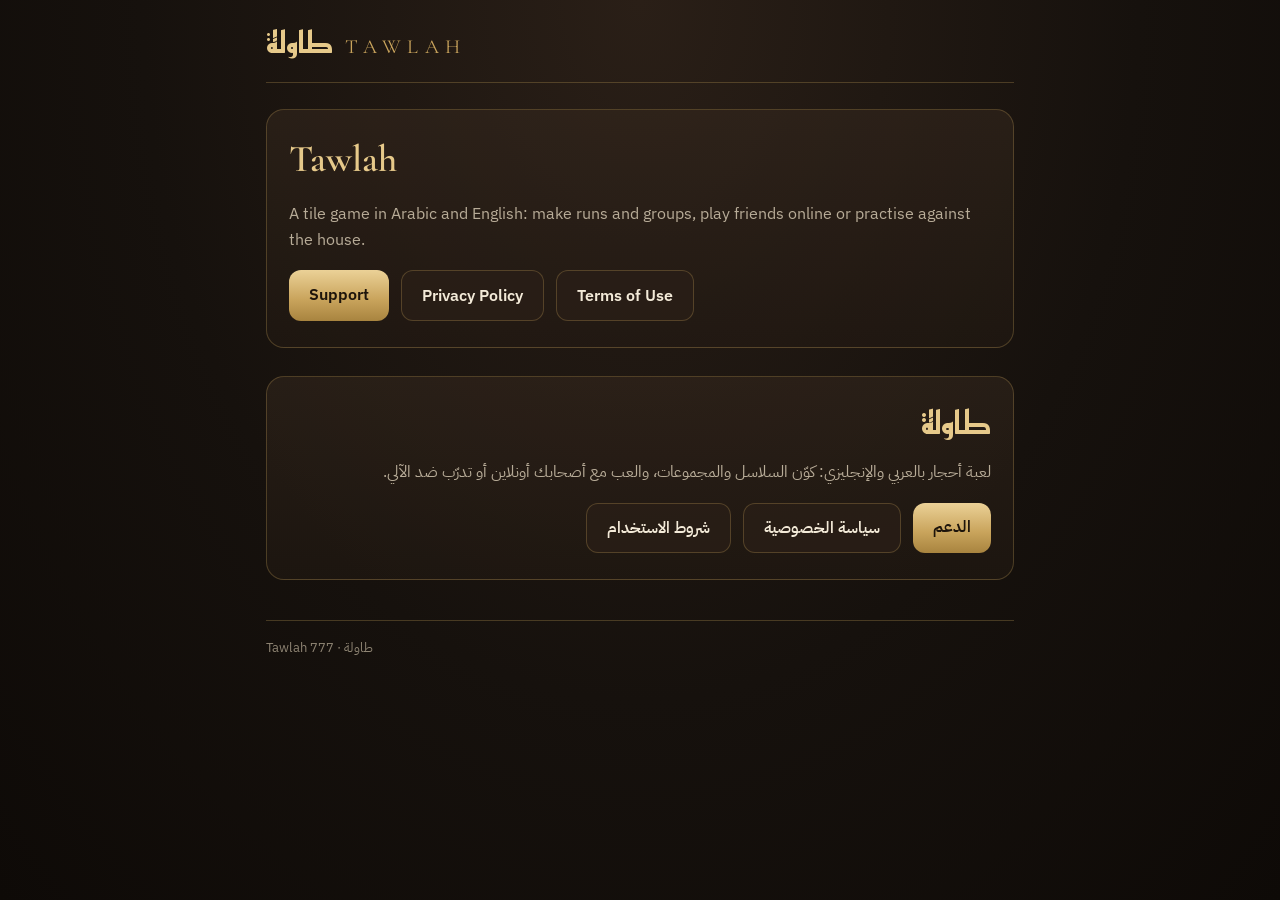
<file: index.html>
<!doctype html>
<html lang="en">
<head>
  <meta charset="utf-8">
  <meta name="viewport" content="width=device-width, initial-scale=1">
  <title>Tawlah — طاولة</title>
  <meta name="description" content="Tawlah (طاولة): an online tile game in Arabic and English. Support and privacy policy.">
  <link rel="preconnect" href="https://fonts.googleapis.com">
  <link rel="preconnect" href="https://fonts.gstatic.com" crossorigin>
  <link href="https://fonts.googleapis.com/css2?family=Cormorant+Garamond:wght@600&family=IBM+Plex+Sans+Arabic:wght@400;600&family=IBM+Plex+Sans:wght@400;600&family=Reem+Kufi:wght@700&display=swap" rel="stylesheet">
  <link rel="stylesheet" href="style.css">
</head>
<body>
  <main class="page">
    <header class="top">
      <a class="brand" href="./"><span class="ar" lang="ar">طاولة</span><span class="en">Tawlah</span></a>
    </header>

    <section class="lang-block" lang="en">
      <h1>Tawlah</h1>
      <p class="lead">A tile game in Arabic and English: make runs and groups, play friends online or practise against the house.</p>
      <div class="links">
        <a class="button" href="support/">Support</a>
        <a class="button quiet" href="privacy/">Privacy Policy</a>
        <a class="button quiet" href="terms/">Terms of Use</a>
      </div>
    </section>

    <section class="lang-block" lang="ar" dir="rtl">
      <h1>طاولة</h1>
      <p class="lead">لعبة أحجار بالعربي والإنجليزي: كوّن السلاسل والمجموعات، والعب مع أصحابك أونلاين أو تدرّب ضد الآلي.</p>
      <div class="links">
        <a class="button" href="support/#ar">الدعم</a>
        <a class="button quiet" href="privacy/#ar">سياسة الخصوصية</a>
        <a class="button quiet" href="terms/#ar">شروط الاستخدام</a>
      </div>
    </section>

    <footer>Tawlah 777 · طاولة</footer>
  </main>
</body>
</html>
</file>
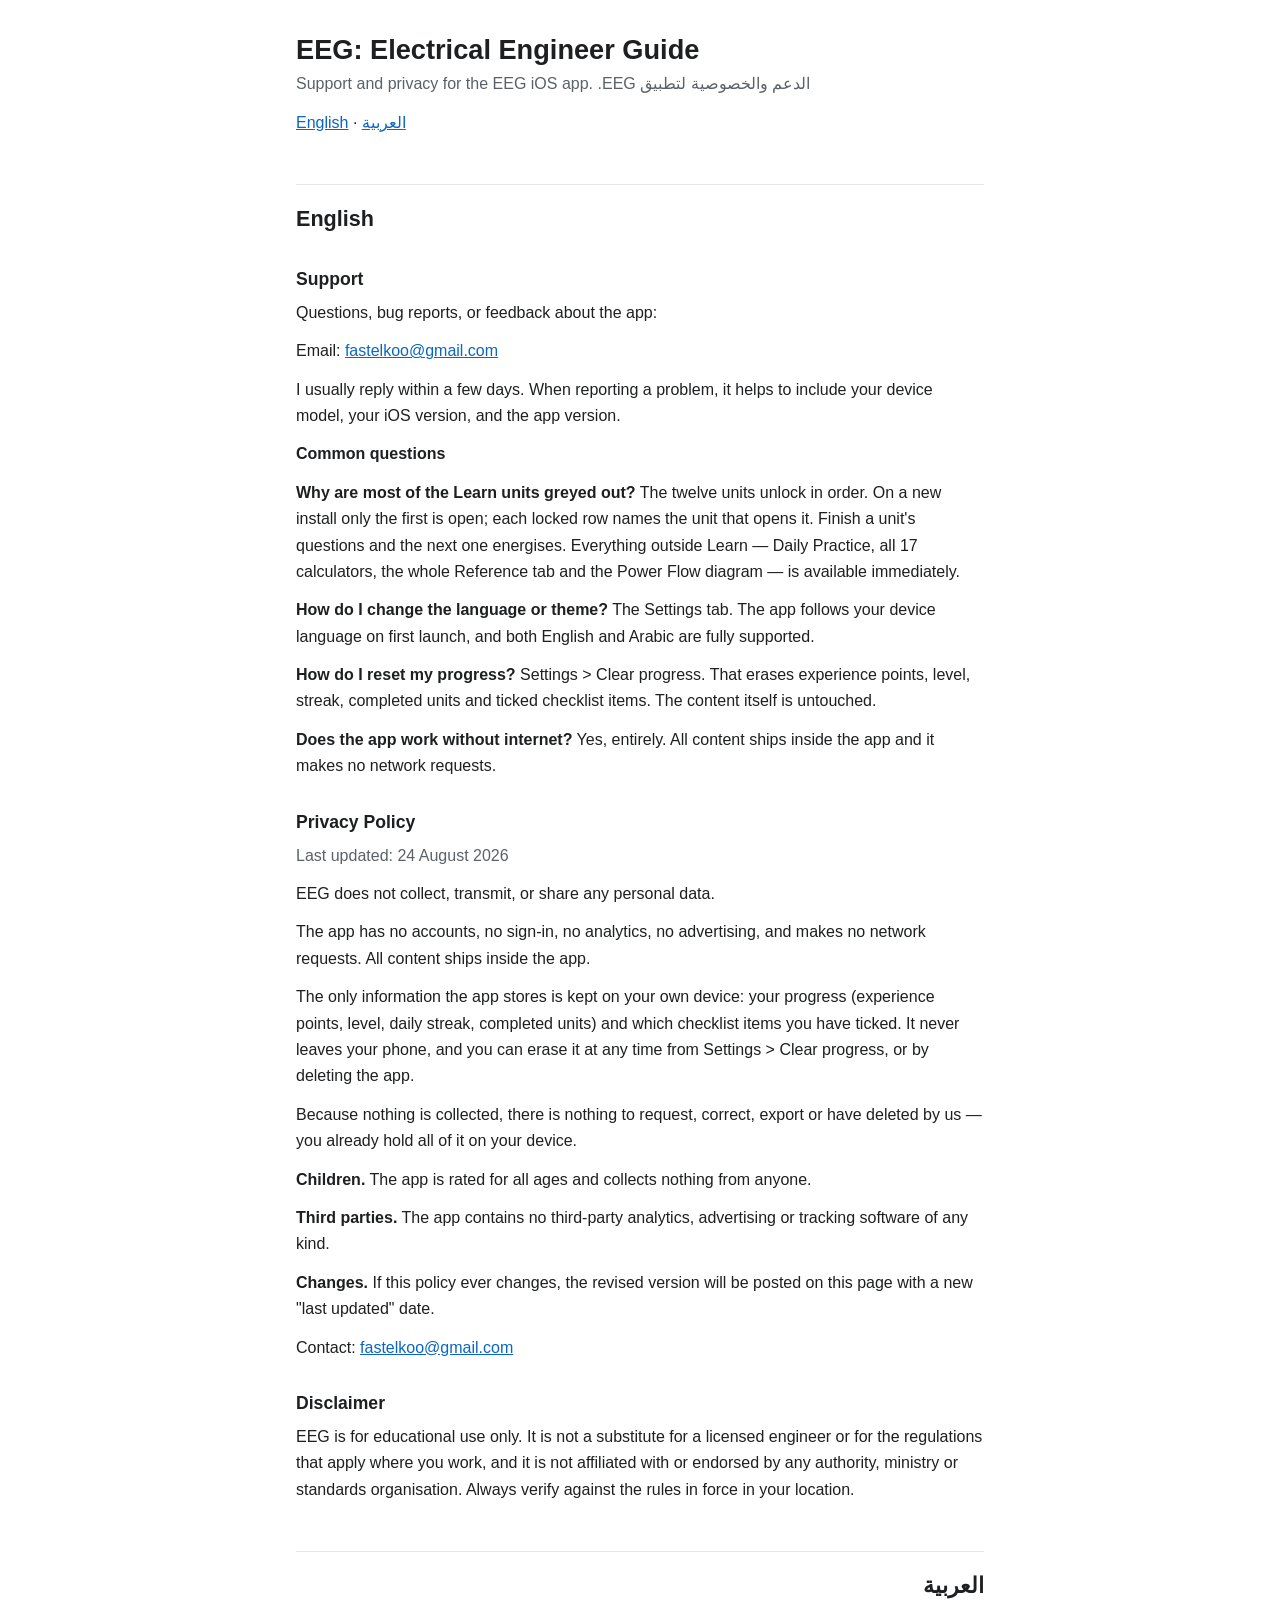
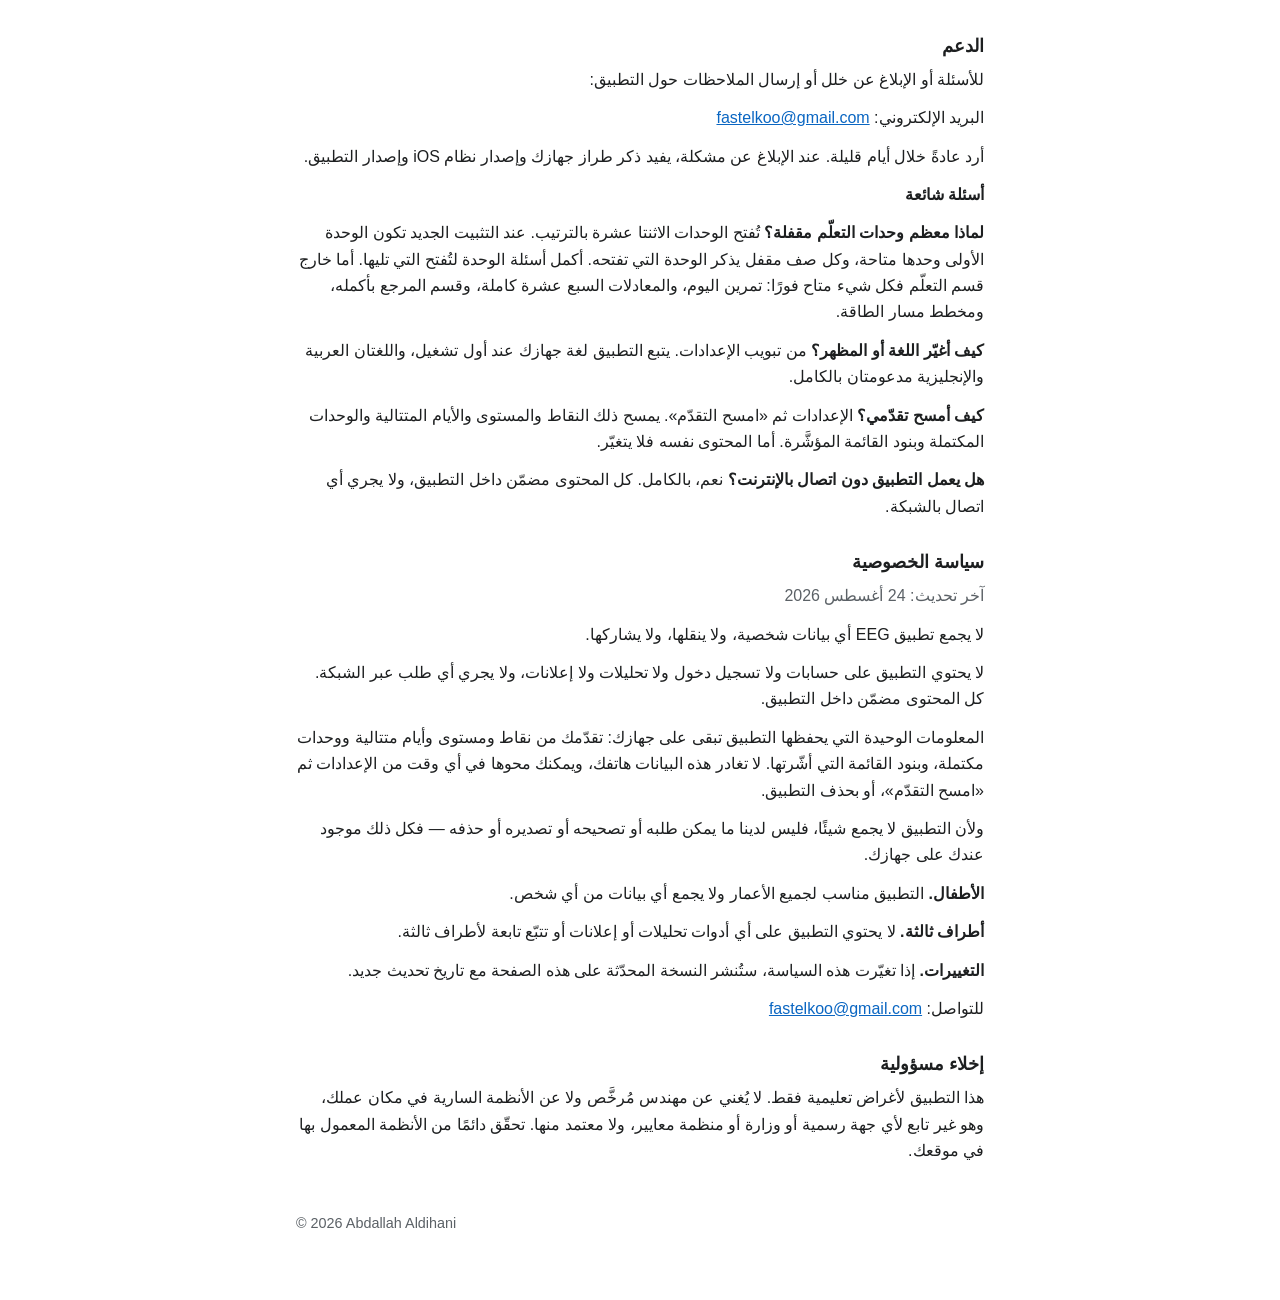
<file: eeg/index.html>
<!doctype html>
<html lang="en">
<head>
<meta charset="utf-8">
<meta name="viewport" content="width=device-width, initial-scale=1">
<title>EEG — Support &amp; Privacy</title>
<meta name="description" content="Support and privacy policy for the EEG: Electrical Engineer Guide iOS app.">
<style>
  :root { --bg:#ffffff; --fg:#1d1f20; --muted:#5b6166; --line:#e3e5e8; --accent:#0a66c2; }
  @media (prefers-color-scheme: dark) {
    :root { --bg:#0e1116; --fg:#e8eaed; --muted:#9aa1a9; --line:#262b33; --accent:#6cb2ff; }
  }
  * { box-sizing:border-box; }
  body { margin:0; background:var(--bg); color:var(--fg);
         font:16px/1.65 -apple-system, BlinkMacSystemFont, "Segoe UI", "Geeza Pro", "Noto Sans Arabic", Roboto, sans-serif; }
  main { max-width:720px; margin:0 auto; padding:32px 16px 64px; }
  h1 { font-size:1.7rem; line-height:1.3; margin:0 0 4px; }
  h2 { font-size:1.35rem; margin:48px 0 8px; padding-top:16px; border-top:1px solid var(--line); }
  h3 { font-size:1.1rem; margin:28px 0 6px; }
  p { margin:0 0 12px; }
  .lede, .meta { color:var(--muted); }
  nav a, a { color:var(--accent); }
  nav { margin:12px 0 0; }
  b { font-weight:600; }
  footer { margin-top:48px; color:var(--muted); font-size:.9rem; }
  [dir="rtl"] { text-align:right; }
  .ltr { direction:ltr; unicode-bidi:isolate; }
</style>
</head>
<body>
<main>
  <h1>EEG: Electrical Engineer Guide</h1>
  <p class="lede">Support and privacy for the EEG iOS app. <span lang="ar" dir="rtl">الدعم والخصوصية لتطبيق EEG.</span></p>
  <nav><a href="#en">English</a> · <a href="#ar" lang="ar">العربية</a></nav>

  <section id="en">
    <h2>English</h2>

    <h3 id="support">Support</h3>
    <p>Questions, bug reports, or feedback about the app:</p>
    <p>Email: <a href="mailto:fastelkoo@gmail.com">fastelkoo@gmail.com</a></p>
    <p>I usually reply within a few days. When reporting a problem, it helps to include your device model, your iOS version, and the app version.</p>

    <p><b>Common questions</b></p>
    <p><b>Why are most of the Learn units greyed out?</b> The twelve units unlock in order. On a new install only the first is open; each locked row names the unit that opens it. Finish a unit's questions and the next one energises. Everything outside Learn — Daily Practice, all 17 calculators, the whole Reference tab and the Power Flow diagram — is available immediately.</p>
    <p><b>How do I change the language or theme?</b> The Settings tab. The app follows your device language on first launch, and both English and Arabic are fully supported.</p>
    <p><b>How do I reset my progress?</b> Settings &gt; Clear progress. That erases experience points, level, streak, completed units and ticked checklist items. The content itself is untouched.</p>
    <p><b>Does the app work without internet?</b> Yes, entirely. All content ships inside the app and it makes no network requests.</p>

    <h3 id="privacy">Privacy Policy</h3>
    <p class="meta">Last updated: 24 August 2026</p>
    <p>EEG does not collect, transmit, or share any personal data.</p>
    <p>The app has no accounts, no sign-in, no analytics, no advertising, and makes no network requests. All content ships inside the app.</p>
    <p>The only information the app stores is kept on your own device: your progress (experience points, level, daily streak, completed units) and which checklist items you have ticked. It never leaves your phone, and you can erase it at any time from Settings &gt; Clear progress, or by deleting the app.</p>
    <p>Because nothing is collected, there is nothing to request, correct, export or have deleted by us — you already hold all of it on your device.</p>
    <p><b>Children.</b> The app is rated for all ages and collects nothing from anyone.</p>
    <p><b>Third parties.</b> The app contains no third-party analytics, advertising or tracking software of any kind.</p>
    <p><b>Changes.</b> If this policy ever changes, the revised version will be posted on this page with a new "last updated" date.</p>
    <p>Contact: <a href="mailto:fastelkoo@gmail.com">fastelkoo@gmail.com</a></p>

    <h3 id="disclaimer">Disclaimer</h3>
    <p>EEG is for educational use only. It is not a substitute for a licensed engineer or for the regulations that apply where you work, and it is not affiliated with or endorsed by any authority, ministry or standards organisation. Always verify against the rules in force in your location.</p>
  </section>

  <section id="ar" lang="ar" dir="rtl">
    <h2>العربية</h2>

    <h3>الدعم</h3>
    <p>للأسئلة أو الإبلاغ عن خلل أو إرسال الملاحظات حول التطبيق:</p>
    <p>البريد الإلكتروني: <a class="ltr" href="mailto:fastelkoo@gmail.com">fastelkoo@gmail.com</a></p>
    <p>أرد عادةً خلال أيام قليلة. عند الإبلاغ عن مشكلة، يفيد ذكر طراز جهازك وإصدار نظام <span class="ltr">iOS</span> وإصدار التطبيق.</p>

    <p><b>أسئلة شائعة</b></p>
    <p><b>لماذا معظم وحدات التعلّم مقفلة؟</b> تُفتح الوحدات الاثنتا عشرة بالترتيب. عند التثبيت الجديد تكون الوحدة الأولى وحدها متاحة، وكل صف مقفل يذكر الوحدة التي تفتحه. أكمل أسئلة الوحدة لتُفتح التي تليها. أما خارج قسم التعلّم فكل شيء متاح فورًا: تمرين اليوم، والمعادلات السبع عشرة كاملة، وقسم المرجع بأكمله، ومخطط مسار الطاقة.</p>
    <p><b>كيف أغيّر اللغة أو المظهر؟</b> من تبويب الإعدادات. يتبع التطبيق لغة جهازك عند أول تشغيل، واللغتان العربية والإنجليزية مدعومتان بالكامل.</p>
    <p><b>كيف أمسح تقدّمي؟</b> الإعدادات ثم «امسح التقدّم». يمسح ذلك النقاط والمستوى والأيام المتتالية والوحدات المكتملة وبنود القائمة المؤشَّرة. أما المحتوى نفسه فلا يتغيّر.</p>
    <p><b>هل يعمل التطبيق دون اتصال بالإنترنت؟</b> نعم، بالكامل. كل المحتوى مضمّن داخل التطبيق، ولا يجري أي اتصال بالشبكة.</p>

    <h3>سياسة الخصوصية</h3>
    <p class="meta">آخر تحديث: 24 أغسطس 2026</p>
    <p>لا يجمع تطبيق <span class="ltr">EEG</span> أي بيانات شخصية، ولا ينقلها، ولا يشاركها.</p>
    <p>لا يحتوي التطبيق على حسابات ولا تسجيل دخول ولا تحليلات ولا إعلانات، ولا يجري أي طلب عبر الشبكة. كل المحتوى مضمّن داخل التطبيق.</p>
    <p>المعلومات الوحيدة التي يحفظها التطبيق تبقى على جهازك: تقدّمك من نقاط ومستوى وأيام متتالية ووحدات مكتملة، وبنود القائمة التي أشّرتها. لا تغادر هذه البيانات هاتفك، ويمكنك محوها في أي وقت من الإعدادات ثم «امسح التقدّم»، أو بحذف التطبيق.</p>
    <p>ولأن التطبيق لا يجمع شيئًا، فليس لدينا ما يمكن طلبه أو تصحيحه أو تصديره أو حذفه — فكل ذلك موجود عندك على جهازك.</p>
    <p><b>الأطفال.</b> التطبيق مناسب لجميع الأعمار ولا يجمع أي بيانات من أي شخص.</p>
    <p><b>أطراف ثالثة.</b> لا يحتوي التطبيق على أي أدوات تحليلات أو إعلانات أو تتبّع تابعة لأطراف ثالثة.</p>
    <p><b>التغييرات.</b> إذا تغيّرت هذه السياسة، ستُنشر النسخة المحدّثة على هذه الصفحة مع تاريخ تحديث جديد.</p>
    <p>للتواصل: <a class="ltr" href="mailto:fastelkoo@gmail.com">fastelkoo@gmail.com</a></p>

    <h3>إخلاء مسؤولية</h3>
    <p>هذا التطبيق لأغراض تعليمية فقط. لا يُغني عن مهندس مُرخَّص ولا عن الأنظمة السارية في مكان عملك، وهو غير تابع لأي جهة رسمية أو وزارة أو منظمة معايير، ولا معتمد منها. تحقّق دائمًا من الأنظمة المعمول بها في موقعك.</p>
  </section>

  <footer>© 2026 Abdallah Aldihani</footer>
</main>
</body>
</html>
</file>
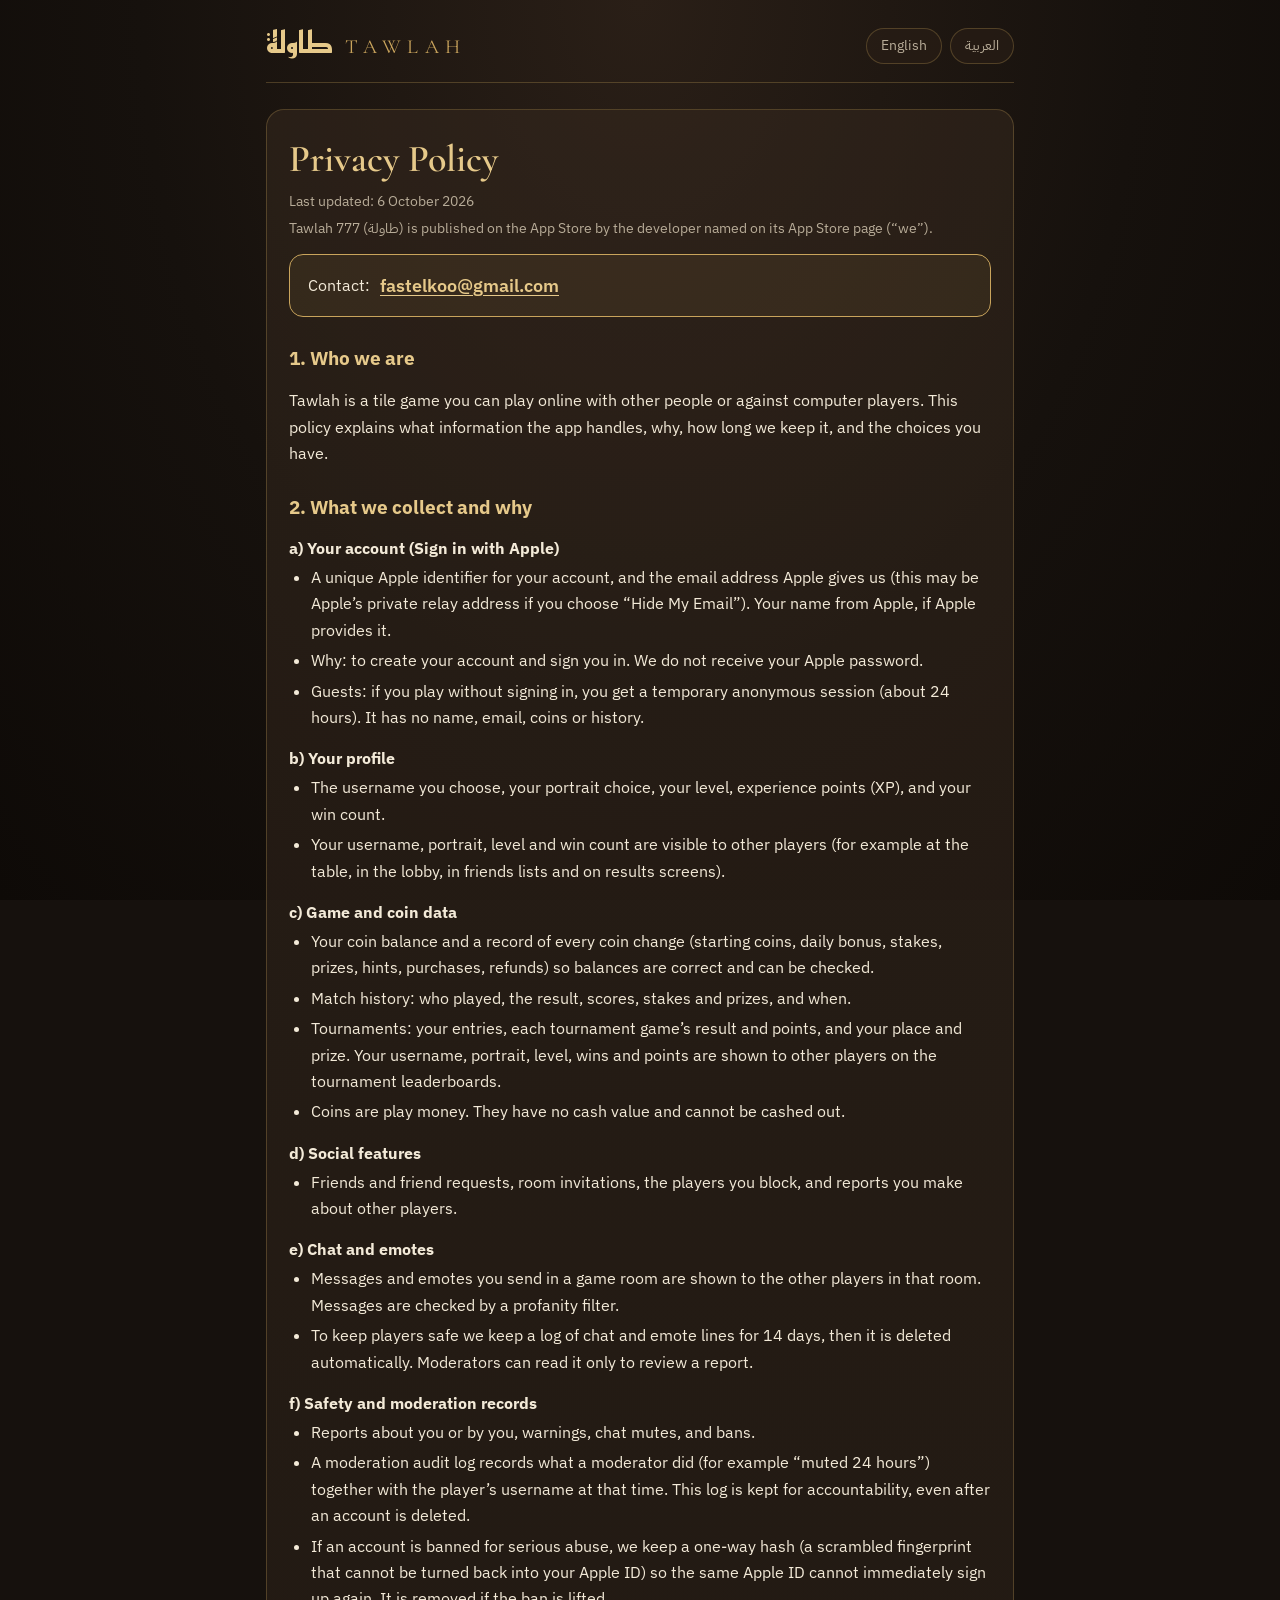
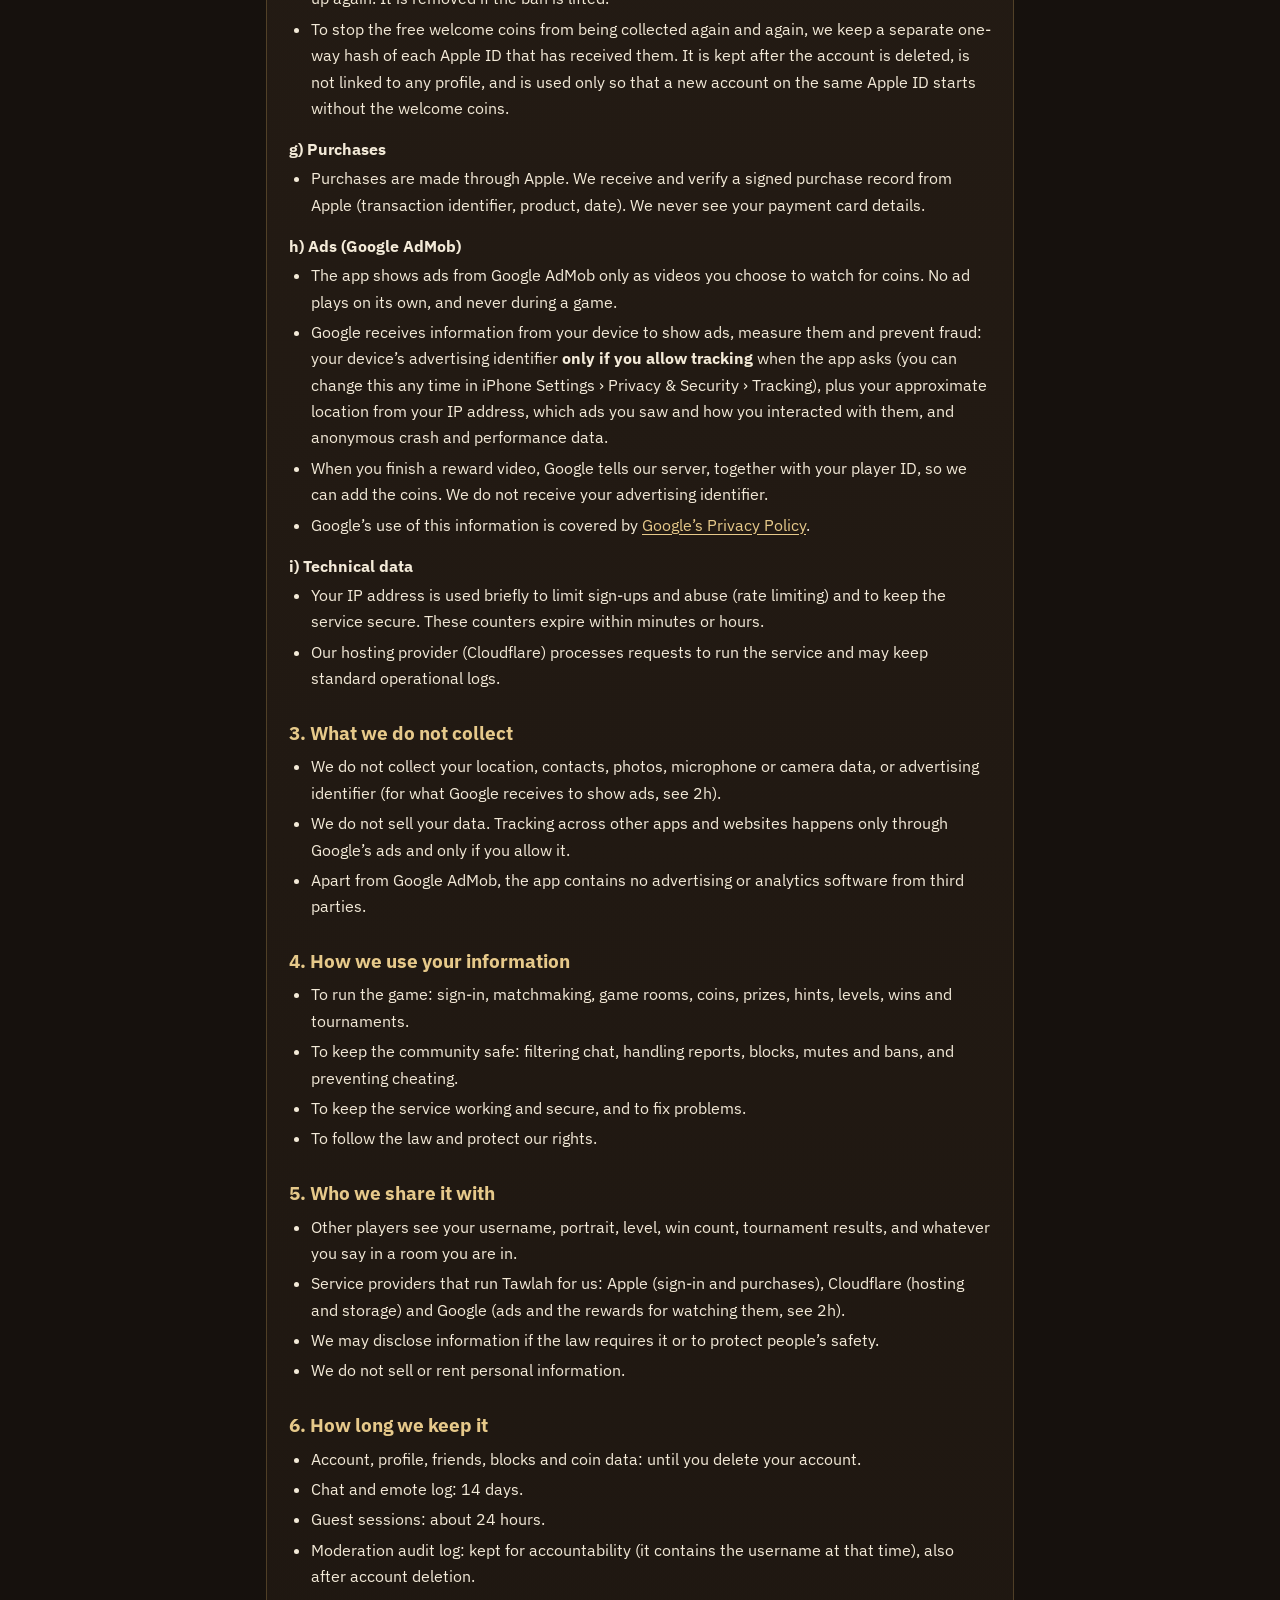
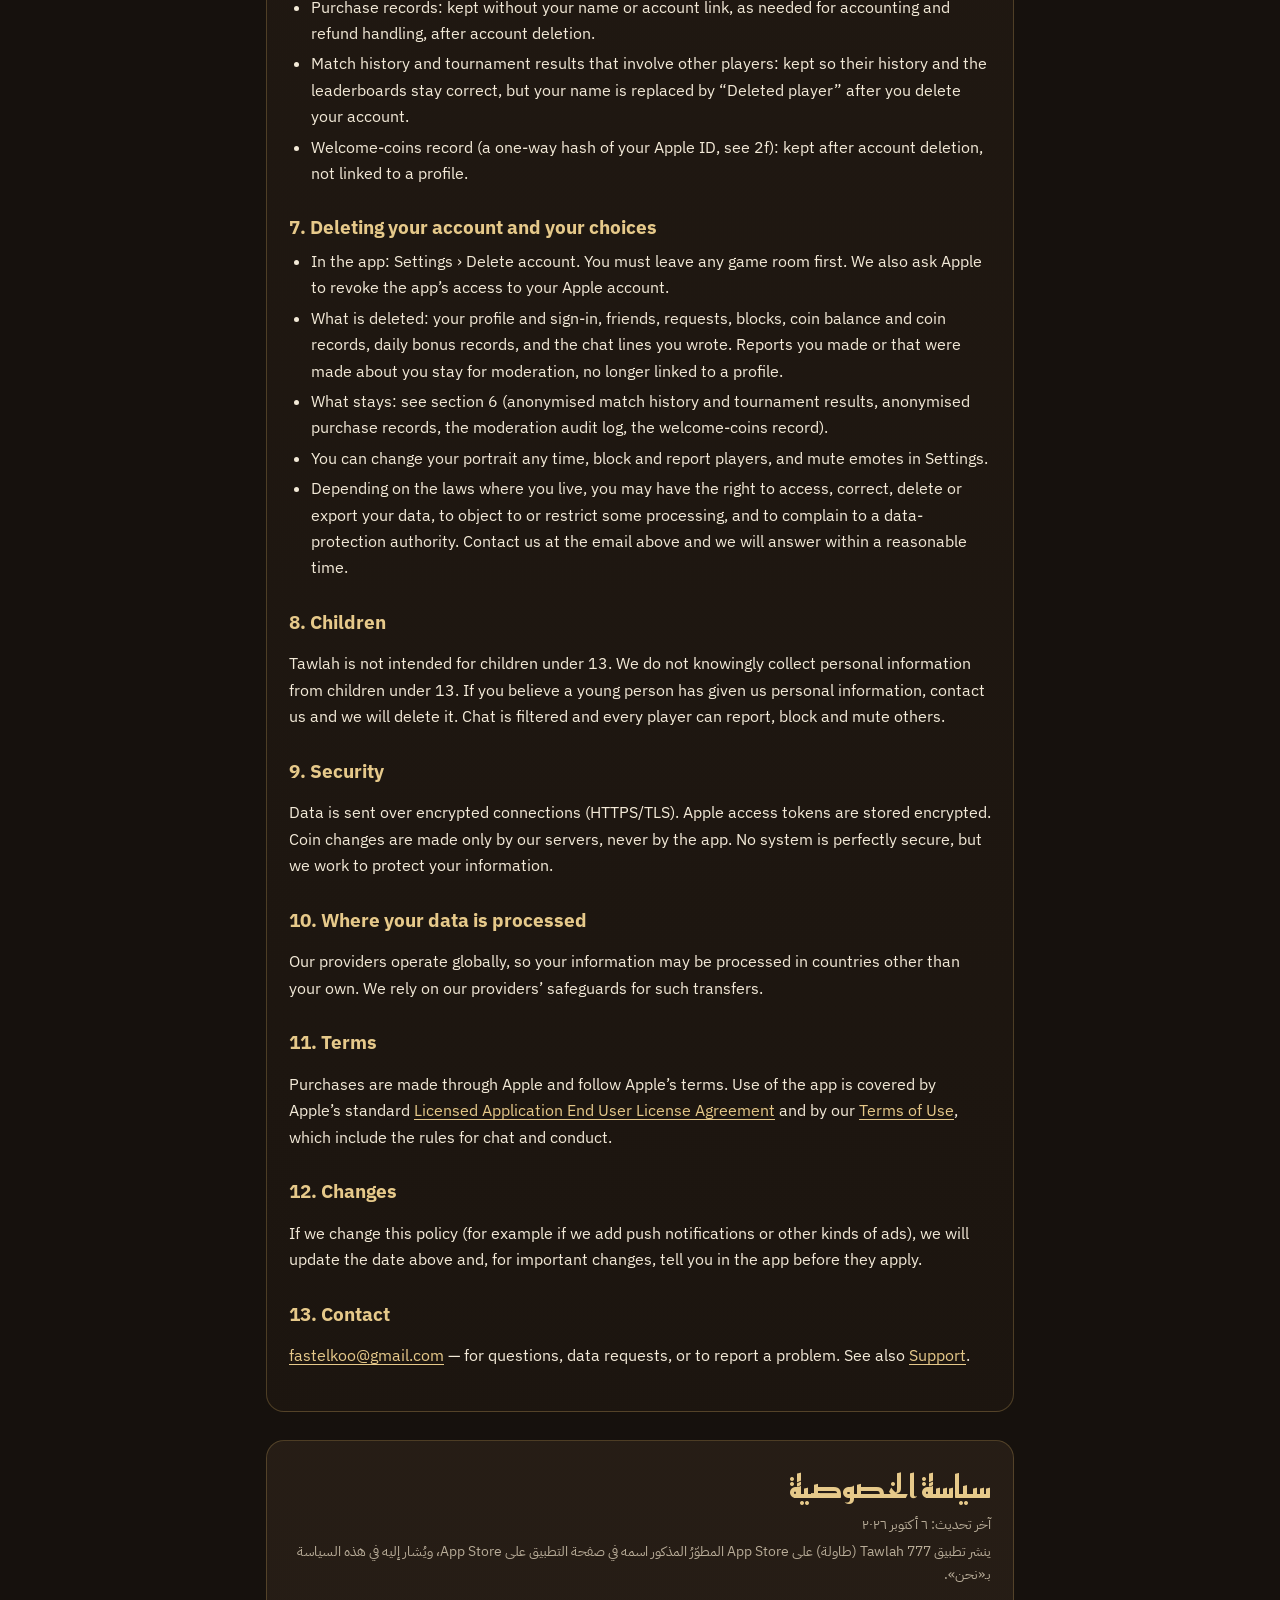
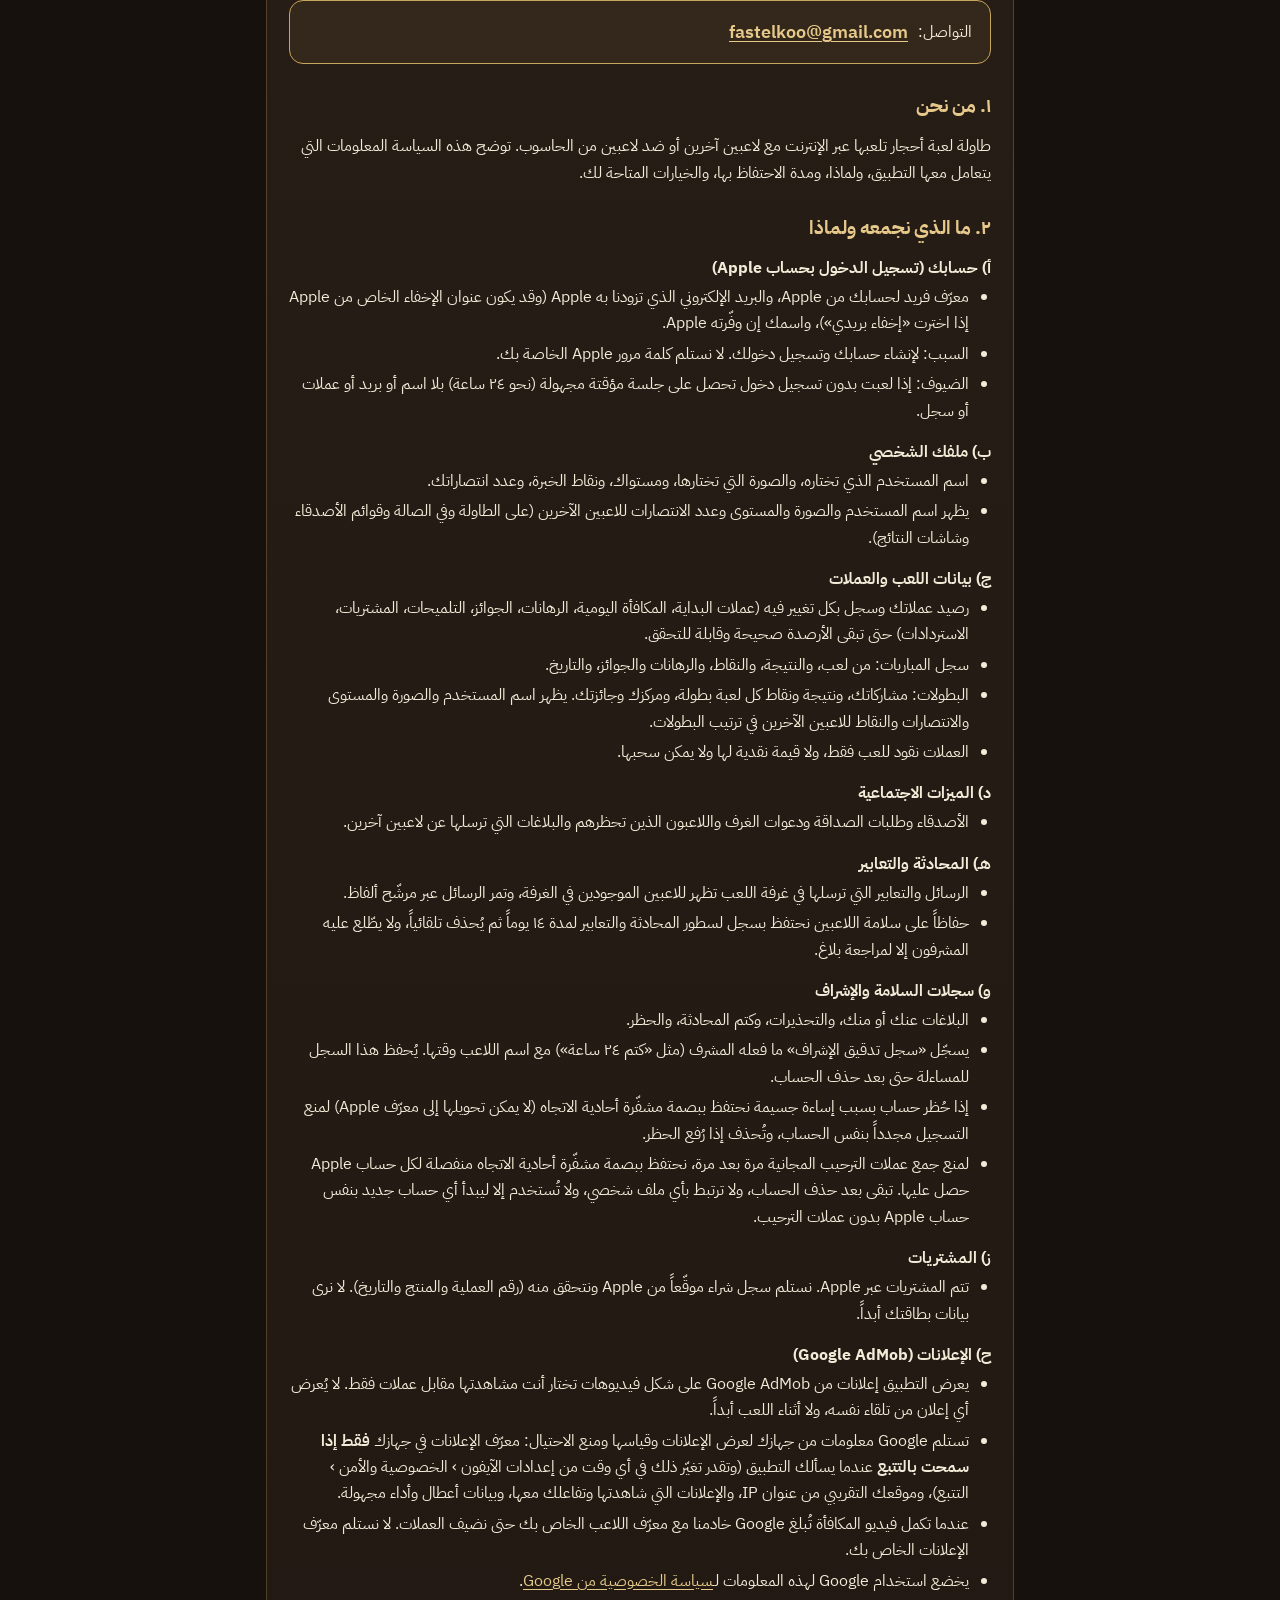
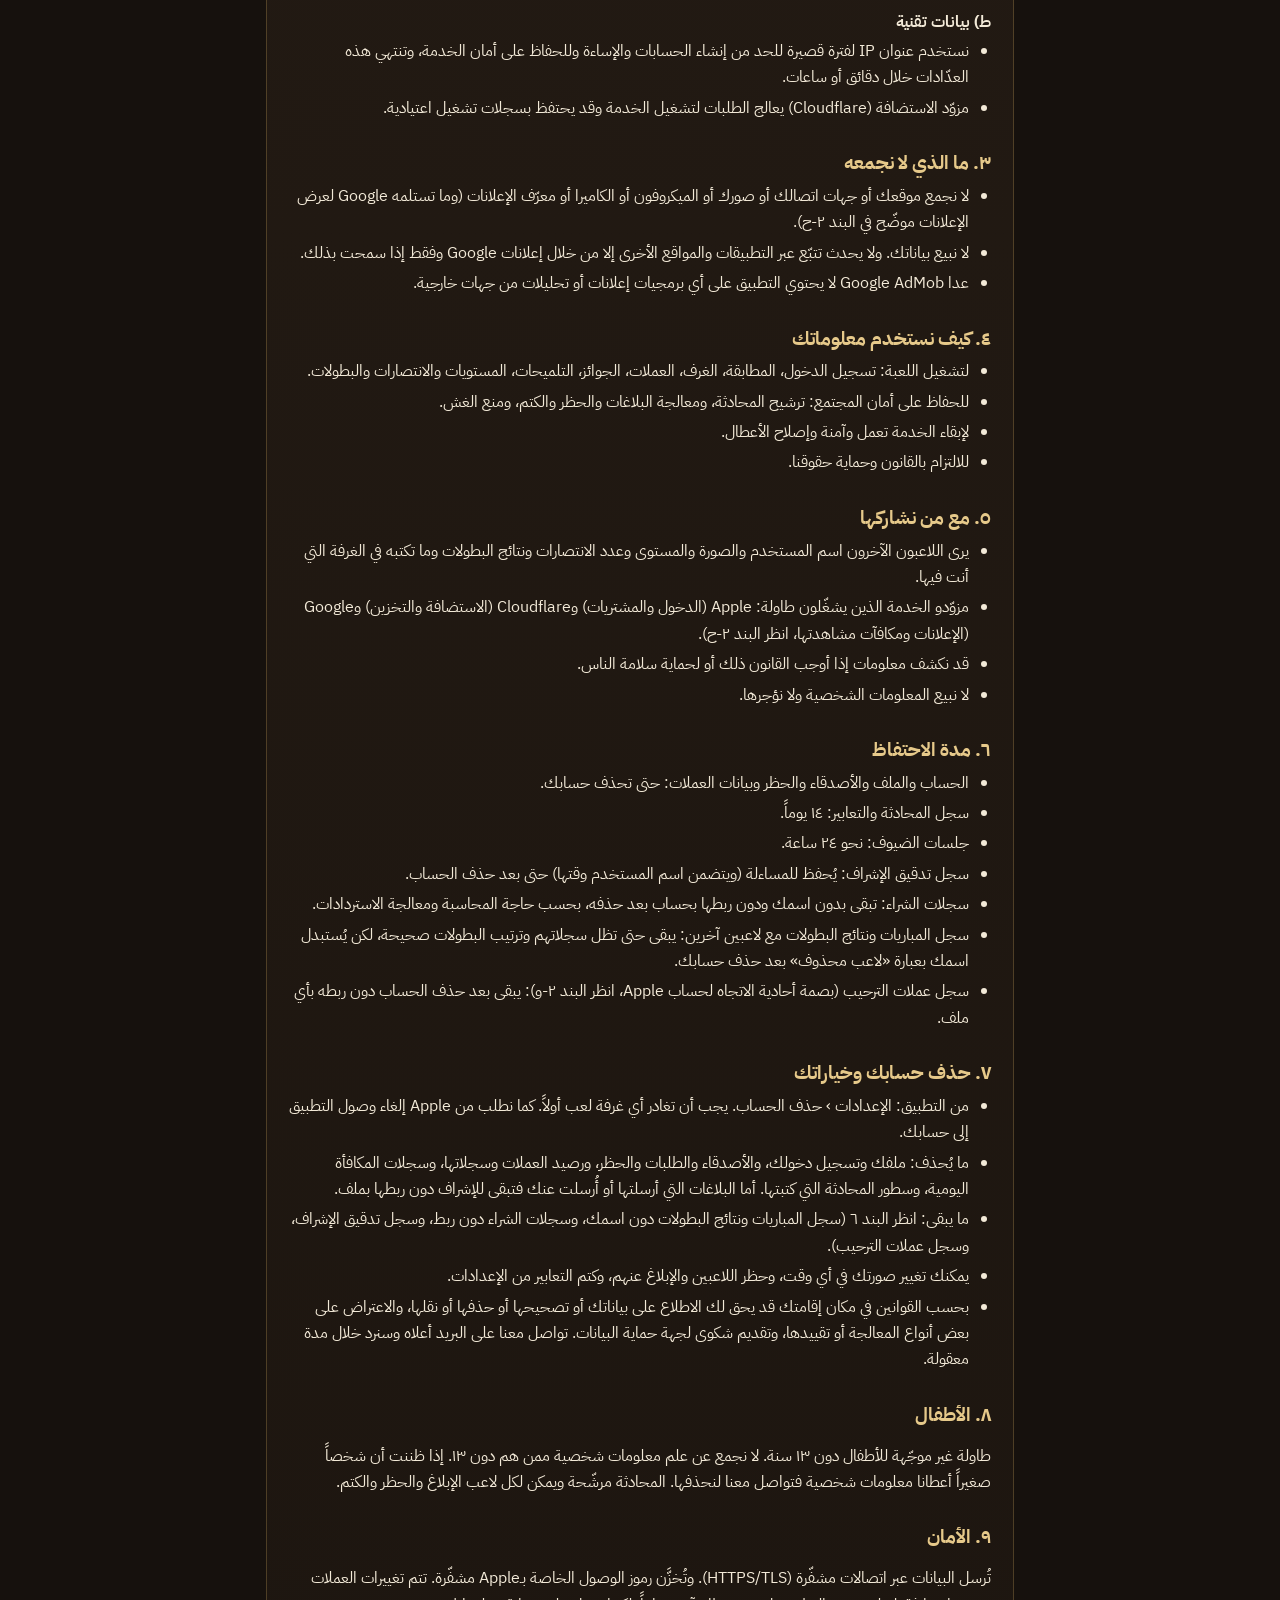
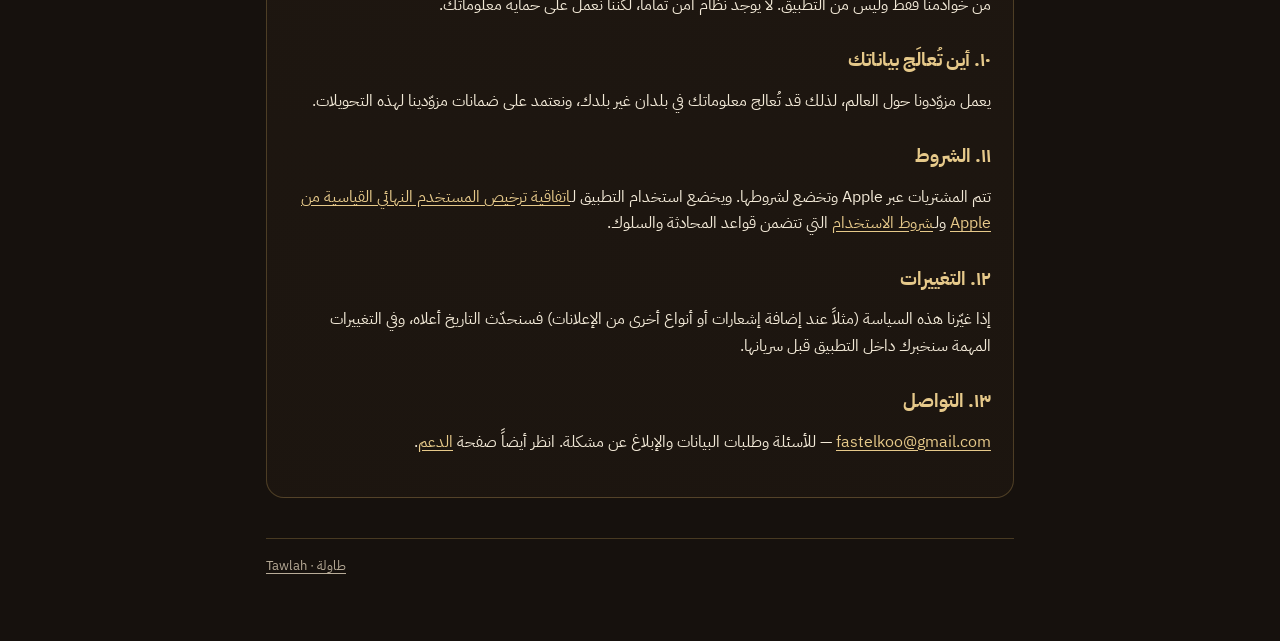
<file: privacy/index.html>
<!doctype html>
<html lang="en">
<head>
  <meta charset="utf-8">
  <meta name="viewport" content="width=device-width, initial-scale=1">
  <title>Tawlah Privacy Policy — سياسة الخصوصية</title>
  <meta name="description" content="What information Tawlah (طاولة) handles, why, how long it is kept, and your choices.">
  <link rel="preconnect" href="https://fonts.googleapis.com">
  <link rel="preconnect" href="https://fonts.gstatic.com" crossorigin>
  <link href="https://fonts.googleapis.com/css2?family=Cormorant+Garamond:wght@600&family=IBM+Plex+Sans+Arabic:wght@400;600&family=IBM+Plex+Sans:wght@400;600&family=Reem+Kufi:wght@700&display=swap" rel="stylesheet">
  <link rel="stylesheet" href="../style.css">
</head>
<body>
  <main class="page">
    <header class="top">
      <a class="brand" href="../"><span class="ar" lang="ar">طاولة</span><span class="en">Tawlah</span></a>
      <nav class="lang"><a href="#en">English</a><a href="#ar" lang="ar">العربية</a></nav>
    </header>

    <!-- ───────────────────────────── ENGLISH ───────────────────────────── -->
    <section class="lang-block" id="en" lang="en">
      <h1>Privacy Policy</h1>
      <p class="meta">Last updated: 6 October 2026</p>
      <p class="meta">Tawlah 777 (طاولة) is published on the App Store by the developer named on its App Store page (“we”).</p>
      <div class="contact"><span>Contact:</span> <a class="email" href="mailto:fastelkoo@gmail.com">fastelkoo@gmail.com</a></div>

      <h2>1. Who we are</h2>
      <p>Tawlah is a tile game you can play online with other people or against computer players. This policy explains what information the app handles, why, how long we keep it, and the choices you have.</p>

      <h2>2. What we collect and why</h2>
      <h3>a) Your account (Sign in with Apple)</h3>
      <ul>
        <li>A unique Apple identifier for your account, and the email address Apple gives us (this may be Apple’s private relay address if you choose “Hide My Email”). Your name from Apple, if Apple provides it.</li>
        <li>Why: to create your account and sign you in. We do not receive your Apple password.</li>
        <li>Guests: if you play without signing in, you get a temporary anonymous session (about 24 hours). It has no name, email, coins or history.</li>
      </ul>
      <h3>b) Your profile</h3>
      <ul>
        <li>The username you choose, your portrait choice, your level, experience points (XP), and your win count.</li>
        <li>Your username, portrait, level and win count are visible to other players (for example at the table, in the lobby, in friends lists and on results screens).</li>
      </ul>
      <h3>c) Game and coin data</h3>
      <ul>
        <li>Your coin balance and a record of every coin change (starting coins, daily bonus, stakes, prizes, hints, purchases, refunds) so balances are correct and can be checked.</li>
        <li>Match history: who played, the result, scores, stakes and prizes, and when.</li>
        <li>Tournaments: your entries, each tournament game’s result and points, and your place and prize. Your username, portrait, level, wins and points are shown to other players on the tournament leaderboards.</li>
        <li>Coins are play money. They have no cash value and cannot be cashed out.</li>
      </ul>
      <h3>d) Social features</h3>
      <ul><li>Friends and friend requests, room invitations, the players you block, and reports you make about other players.</li></ul>
      <h3>e) Chat and emotes</h3>
      <ul>
        <li>Messages and emotes you send in a game room are shown to the other players in that room. Messages are checked by a profanity filter.</li>
        <li>To keep players safe we keep a log of chat and emote lines for 14 days, then it is deleted automatically. Moderators can read it only to review a report.</li>
      </ul>
      <h3>f) Safety and moderation records</h3>
      <ul>
        <li>Reports about you or by you, warnings, chat mutes, and bans.</li>
        <li>A moderation audit log records what a moderator did (for example “muted 24 hours”) together with the player’s username at that time. This log is kept for accountability, even after an account is deleted.</li>
        <li>If an account is banned for serious abuse, we keep a one-way hash (a scrambled fingerprint that cannot be turned back into your Apple ID) so the same Apple ID cannot immediately sign up again. It is removed if the ban is lifted.</li>
        <li>To stop the free welcome coins from being collected again and again, we keep a separate one-way hash of each Apple ID that has received them. It is kept after the account is deleted, is not linked to any profile, and is used only so that a new account on the same Apple ID starts without the welcome coins.</li>
      </ul>
      <h3>g) Purchases</h3>
      <ul><li>Purchases are made through Apple. We receive and verify a signed purchase record from Apple (transaction identifier, product, date). We never see your payment card details.</li></ul>
      <h3>h) Ads (Google AdMob)</h3>
      <ul>
        <li>The app shows ads from Google AdMob only as videos you choose to watch for coins. No ad plays on its own, and never during a game.</li>
        <li>Google receives information from your device to show ads, measure them and prevent fraud: your device’s advertising identifier <b>only if you allow tracking</b> when the app asks (you can change this any time in iPhone Settings › Privacy &amp; Security › Tracking), plus your approximate location from your IP address, which ads you saw and how you interacted with them, and anonymous crash and performance data.</li>
        <li>When you finish a reward video, Google tells our server, together with your player ID, so we can add the coins. We do not receive your advertising identifier.</li>
        <li>Google’s use of this information is covered by <a href="https://policies.google.com/privacy">Google’s Privacy Policy</a>.</li>
      </ul>
      <h3>i) Technical data</h3>
      <ul>
        <li>Your IP address is used briefly to limit sign-ups and abuse (rate limiting) and to keep the service secure. These counters expire within minutes or hours.</li>
        <li>Our hosting provider (Cloudflare) processes requests to run the service and may keep standard operational logs.</li>
      </ul>

      <h2>3. What we do not collect</h2>
      <ul>
        <li>We do not collect your location, contacts, photos, microphone or camera data, or advertising identifier (for what Google receives to show ads, see 2h).</li>
        <li>We do not sell your data. Tracking across other apps and websites happens only through Google’s ads and only if you allow it.</li>
        <li>Apart from Google AdMob, the app contains no advertising or analytics software from third parties.</li>
      </ul>

      <h2>4. How we use your information</h2>
      <ul>
        <li>To run the game: sign-in, matchmaking, game rooms, coins, prizes, hints, levels, wins and tournaments.</li>
        <li>To keep the community safe: filtering chat, handling reports, blocks, mutes and bans, and preventing cheating.</li>
        <li>To keep the service working and secure, and to fix problems.</li>
        <li>To follow the law and protect our rights.</li>
      </ul>

      <h2>5. Who we share it with</h2>
      <ul>
        <li>Other players see your username, portrait, level, win count, tournament results, and whatever you say in a room you are in.</li>
        <li>Service providers that run Tawlah for us: Apple (sign-in and purchases), Cloudflare (hosting and storage) and Google (ads and the rewards for watching them, see 2h).</li>
        <li>We may disclose information if the law requires it or to protect people’s safety.</li>
        <li>We do not sell or rent personal information.</li>
      </ul>

      <h2>6. How long we keep it</h2>
      <ul>
        <li>Account, profile, friends, blocks and coin data: until you delete your account.</li>
        <li>Chat and emote log: 14 days.</li>
        <li>Guest sessions: about 24 hours.</li>
        <li>Moderation audit log: kept for accountability (it contains the username at that time), also after account deletion.</li>
        <li>Purchase records: kept without your name or account link, as needed for accounting and refund handling, after account deletion.</li>
        <li>Match history and tournament results that involve other players: kept so their history and the leaderboards stay correct, but your name is replaced by “Deleted player” after you delete your account.</li>
        <li>Welcome-coins record (a one-way hash of your Apple ID, see 2f): kept after account deletion, not linked to a profile.</li>
      </ul>

      <h2>7. Deleting your account and your choices</h2>
      <ul>
        <li>In the app: Settings › Delete account. You must leave any game room first. We also ask Apple to revoke the app’s access to your Apple account.</li>
        <li>What is deleted: your profile and sign-in, friends, requests, blocks, coin balance and coin records, daily bonus records, and the chat lines you wrote. Reports you made or that were made about you stay for moderation, no longer linked to a profile.</li>
        <li>What stays: see section 6 (anonymised match history and tournament results, anonymised purchase records, the moderation audit log, the welcome-coins record).</li>
        <li>You can change your portrait any time, block and report players, and mute emotes in Settings.</li>
        <li>Depending on the laws where you live, you may have the right to access, correct, delete or export your data, to object to or restrict some processing, and to complain to a data-protection authority. Contact us at the email above and we will answer within a reasonable time.</li>
      </ul>

      <h2>8. Children</h2>
      <p>Tawlah is not intended for children under 13. We do not knowingly collect personal information from children under 13. If you believe a young person has given us personal information, contact us and we will delete it. Chat is filtered and every player can report, block and mute others.</p>

      <h2>9. Security</h2>
      <p>Data is sent over encrypted connections (HTTPS/TLS). Apple access tokens are stored encrypted. Coin changes are made only by our servers, never by the app. No system is perfectly secure, but we work to protect your information.</p>

      <h2>10. Where your data is processed</h2>
      <p>Our providers operate globally, so your information may be processed in countries other than your own. We rely on our providers’ safeguards for such transfers.</p>

      <h2>11. Terms</h2>
      <p>Purchases are made through Apple and follow Apple’s terms. Use of the app is covered by Apple’s standard <a href="https://www.apple.com/legal/internet-services/itunes/dev/stdeula/">Licensed Application End User License Agreement</a> and by our <a href="../terms/">Terms of Use</a>, which include the rules for chat and conduct.</p>

      <h2>12. Changes</h2>
      <p>If we change this policy (for example if we add push notifications or other kinds of ads), we will update the date above and, for important changes, tell you in the app before they apply.</p>

      <h2>13. Contact</h2>
      <p><a class="email" href="mailto:fastelkoo@gmail.com">fastelkoo@gmail.com</a> — for questions, data requests, or to report a problem. See also <a href="../support/">Support</a>.</p>
    </section>

    <!-- ───────────────────────────── العربية ───────────────────────────── -->
    <section class="lang-block" id="ar" lang="ar" dir="rtl">
      <h1>سياسة الخصوصية</h1>
      <p class="meta">آخر تحديث: ٦ أكتوبر ٢٠٢٦</p>
      <p class="meta">ينشر تطبيق <bdi>Tawlah 777</bdi> (طاولة) على <bdi>App Store</bdi> المطوّرُ المذكور اسمه في صفحة التطبيق على <bdi>App Store</bdi>، ويُشار إليه في هذه السياسة بـ«نحن».</p>
      <div class="contact"><span>التواصل:</span> <bdi><a class="email" href="mailto:fastelkoo@gmail.com">fastelkoo@gmail.com</a></bdi></div>

      <h2>١. من نحن</h2>
      <p>طاولة لعبة أحجار تلعبها عبر الإنترنت مع لاعبين آخرين أو ضد لاعبين من الحاسوب. توضح هذه السياسة المعلومات التي يتعامل معها التطبيق، ولماذا، ومدة الاحتفاظ بها، والخيارات المتاحة لك.</p>

      <h2>٢. ما الذي نجمعه ولماذا</h2>
      <h3>أ) حسابك (تسجيل الدخول بحساب <bdi>Apple</bdi>)</h3>
      <ul>
        <li>معرّف فريد لحسابك من <bdi>Apple</bdi>، والبريد الإلكتروني الذي تزودنا به <bdi>Apple</bdi> (وقد يكون عنوان الإخفاء الخاص من <bdi>Apple</bdi> إذا اخترت «إخفاء بريدي»)، واسمك إن وفّرته <bdi>Apple</bdi>.</li>
        <li>السبب: لإنشاء حسابك وتسجيل دخولك. لا نستلم كلمة مرور <bdi>Apple</bdi> الخاصة بك.</li>
        <li>الضيوف: إذا لعبت بدون تسجيل دخول تحصل على جلسة مؤقتة مجهولة (نحو ٢٤ ساعة) بلا اسم أو بريد أو عملات أو سجل.</li>
      </ul>
      <h3>ب) ملفك الشخصي</h3>
      <ul>
        <li>اسم المستخدم الذي تختاره، والصورة التي تختارها، ومستواك، ونقاط الخبرة، وعدد انتصاراتك.</li>
        <li>يظهر اسم المستخدم والصورة والمستوى وعدد الانتصارات للاعبين الآخرين (على الطاولة وفي الصالة وقوائم الأصدقاء وشاشات النتائج).</li>
      </ul>
      <h3>ج) بيانات اللعب والعملات</h3>
      <ul>
        <li>رصيد عملاتك وسجل بكل تغيير فيه (عملات البداية، المكافأة اليومية، الرهانات، الجوائز، التلميحات، المشتريات، الاستردادات) حتى تبقى الأرصدة صحيحة وقابلة للتحقق.</li>
        <li>سجل المباريات: من لعب، والنتيجة، والنقاط، والرهانات والجوائز، والتاريخ.</li>
        <li>البطولات: مشاركاتك، ونتيجة ونقاط كل لعبة بطولة، ومركزك وجائزتك. يظهر اسم المستخدم والصورة والمستوى والانتصارات والنقاط للاعبين الآخرين في ترتيب البطولات.</li>
        <li>العملات نقود للعب فقط، ولا قيمة نقدية لها ولا يمكن سحبها.</li>
      </ul>
      <h3>د) الميزات الاجتماعية</h3>
      <ul><li>الأصدقاء وطلبات الصداقة ودعوات الغرف واللاعبون الذين تحظرهم والبلاغات التي ترسلها عن لاعبين آخرين.</li></ul>
      <h3>هـ) المحادثة والتعابير</h3>
      <ul>
        <li>الرسائل والتعابير التي ترسلها في غرفة اللعب تظهر للاعبين الموجودين في الغرفة، وتمر الرسائل عبر مرشّح ألفاظ.</li>
        <li>حفاظاً على سلامة اللاعبين نحتفظ بسجل لسطور المحادثة والتعابير لمدة ١٤ يوماً ثم يُحذف تلقائياً، ولا يطّلع عليه المشرفون إلا لمراجعة بلاغ.</li>
      </ul>
      <h3>و) سجلات السلامة والإشراف</h3>
      <ul>
        <li>البلاغات عنك أو منك، والتحذيرات، وكتم المحادثة، والحظر.</li>
        <li>يسجّل «سجل تدقيق الإشراف» ما فعله المشرف (مثل «كتم ٢٤ ساعة») مع اسم اللاعب وقتها. يُحفظ هذا السجل للمساءلة حتى بعد حذف الحساب.</li>
        <li>إذا حُظر حساب بسبب إساءة جسيمة نحتفظ ببصمة مشفّرة أحادية الاتجاه (لا يمكن تحويلها إلى معرّف <bdi>Apple</bdi>) لمنع التسجيل مجدداً بنفس الحساب، وتُحذف إذا رُفع الحظر.</li>
        <li>لمنع جمع عملات الترحيب المجانية مرة بعد مرة، نحتفظ ببصمة مشفّرة أحادية الاتجاه منفصلة لكل حساب <bdi>Apple</bdi> حصل عليها. تبقى بعد حذف الحساب، ولا ترتبط بأي ملف شخصي، ولا تُستخدم إلا ليبدأ أي حساب جديد بنفس حساب <bdi>Apple</bdi> بدون عملات الترحيب.</li>
      </ul>
      <h3>ز) المشتريات</h3>
      <ul><li>تتم المشتريات عبر <bdi>Apple</bdi>. نستلم سجل شراء موقّعاً من <bdi>Apple</bdi> ونتحقق منه (رقم العملية والمنتج والتاريخ). لا نرى بيانات بطاقتك أبداً.</li></ul>
      <h3>ح) الإعلانات (<bdi>Google AdMob</bdi>)</h3>
      <ul>
        <li>يعرض التطبيق إعلانات من <bdi>Google AdMob</bdi> على شكل فيديوهات تختار أنت مشاهدتها مقابل عملات فقط. لا يُعرض أي إعلان من تلقاء نفسه، ولا أثناء اللعب أبداً.</li>
        <li>تستلم <bdi>Google</bdi> معلومات من جهازك لعرض الإعلانات وقياسها ومنع الاحتيال: معرّف الإعلانات في جهازك <b>فقط إذا سمحت بالتتبع</b> عندما يسألك التطبيق (وتقدر تغيّر ذلك في أي وقت من إعدادات الآيفون › الخصوصية والأمن › التتبع)، وموقعك التقريبي من عنوان <bdi>IP</bdi>، والإعلانات التي شاهدتها وتفاعلك معها، وبيانات أعطال وأداء مجهولة.</li>
        <li>عندما تكمل فيديو المكافأة تُبلغ <bdi>Google</bdi> خادمنا مع معرّف اللاعب الخاص بك حتى نضيف العملات. لا نستلم معرّف الإعلانات الخاص بك.</li>
        <li>يخضع استخدام <bdi>Google</bdi> لهذه المعلومات لـ<a href="https://policies.google.com/privacy">سياسة الخصوصية من <bdi>Google</bdi></a>.</li>
      </ul>
      <h3>ط) بيانات تقنية</h3>
      <ul>
        <li>نستخدم عنوان <bdi>IP</bdi> لفترة قصيرة للحد من إنشاء الحسابات والإساءة وللحفاظ على أمان الخدمة، وتنتهي هذه العدّادات خلال دقائق أو ساعات.</li>
        <li>مزوّد الاستضافة (<bdi>Cloudflare</bdi>) يعالج الطلبات لتشغيل الخدمة وقد يحتفظ بسجلات تشغيل اعتيادية.</li>
      </ul>

      <h2>٣. ما الذي لا نجمعه</h2>
      <ul>
        <li>لا نجمع موقعك أو جهات اتصالك أو صورك أو الميكروفون أو الكاميرا أو معرّف الإعلانات (وما تستلمه <bdi>Google</bdi> لعرض الإعلانات موضّح في البند ٢-ح).</li>
        <li>لا نبيع بياناتك. ولا يحدث تتبّع عبر التطبيقات والمواقع الأخرى إلا من خلال إعلانات <bdi>Google</bdi> وفقط إذا سمحت بذلك.</li>
        <li>عدا <bdi>Google AdMob</bdi> لا يحتوي التطبيق على أي برمجيات إعلانات أو تحليلات من جهات خارجية.</li>
      </ul>

      <h2>٤. كيف نستخدم معلوماتك</h2>
      <ul>
        <li>لتشغيل اللعبة: تسجيل الدخول، المطابقة، الغرف، العملات، الجوائز، التلميحات، المستويات والانتصارات والبطولات.</li>
        <li>للحفاظ على أمان المجتمع: ترشيح المحادثة، ومعالجة البلاغات والحظر والكتم، ومنع الغش.</li>
        <li>لإبقاء الخدمة تعمل وآمنة وإصلاح الأعطال.</li>
        <li>للالتزام بالقانون وحماية حقوقنا.</li>
      </ul>

      <h2>٥. مع من نشاركها</h2>
      <ul>
        <li>يرى اللاعبون الآخرون اسم المستخدم والصورة والمستوى وعدد الانتصارات ونتائج البطولات وما تكتبه في الغرفة التي أنت فيها.</li>
        <li>مزوّدو الخدمة الذين يشغّلون طاولة: <bdi>Apple</bdi> (الدخول والمشتريات) و<bdi>Cloudflare</bdi> (الاستضافة والتخزين) و<bdi>Google</bdi> (الإعلانات ومكافآت مشاهدتها، انظر البند ٢-ح).</li>
        <li>قد نكشف معلومات إذا أوجب القانون ذلك أو لحماية سلامة الناس.</li>
        <li>لا نبيع المعلومات الشخصية ولا نؤجرها.</li>
      </ul>

      <h2>٦. مدة الاحتفاظ</h2>
      <ul>
        <li>الحساب والملف والأصدقاء والحظر وبيانات العملات: حتى تحذف حسابك.</li>
        <li>سجل المحادثة والتعابير: ١٤ يوماً.</li>
        <li>جلسات الضيوف: نحو ٢٤ ساعة.</li>
        <li>سجل تدقيق الإشراف: يُحفظ للمساءلة (ويتضمن اسم المستخدم وقتها) حتى بعد حذف الحساب.</li>
        <li>سجلات الشراء: تبقى بدون اسمك ودون ربطها بحساب بعد حذفه، بحسب حاجة المحاسبة ومعالجة الاستردادات.</li>
        <li>سجل المباريات ونتائج البطولات مع لاعبين آخرين: يبقى حتى تظل سجلاتهم وترتيب البطولات صحيحة، لكن يُستبدل اسمك بعبارة «لاعب محذوف» بعد حذف حسابك.</li>
        <li>سجل عملات الترحيب (بصمة أحادية الاتجاه لحساب <bdi>Apple</bdi>، انظر البند ٢-و): يبقى بعد حذف الحساب دون ربطه بأي ملف.</li>
      </ul>

      <h2>٧. حذف حسابك وخياراتك</h2>
      <ul>
        <li>من التطبيق: الإعدادات › حذف الحساب. يجب أن تغادر أي غرفة لعب أولاً. كما نطلب من <bdi>Apple</bdi> إلغاء وصول التطبيق إلى حسابك.</li>
        <li>ما يُحذف: ملفك وتسجيل دخولك، والأصدقاء والطلبات والحظر، ورصيد العملات وسجلاتها، وسجلات المكافأة اليومية، وسطور المحادثة التي كتبتها. أما البلاغات التي أرسلتها أو أُرسلت عنك فتبقى للإشراف دون ربطها بملف.</li>
        <li>ما يبقى: انظر البند ٦ (سجل المباريات ونتائج البطولات دون اسمك، وسجلات الشراء دون ربط، وسجل تدقيق الإشراف، وسجل عملات الترحيب).</li>
        <li>يمكنك تغيير صورتك في أي وقت، وحظر اللاعبين والإبلاغ عنهم، وكتم التعابير من الإعدادات.</li>
        <li>بحسب القوانين في مكان إقامتك قد يحق لك الاطلاع على بياناتك أو تصحيحها أو حذفها أو نقلها، والاعتراض على بعض أنواع المعالجة أو تقييدها، وتقديم شكوى لجهة حماية البيانات. تواصل معنا على البريد أعلاه وسنرد خلال مدة معقولة.</li>
      </ul>

      <h2>٨. الأطفال</h2>
      <p>طاولة غير موجّهة للأطفال دون ١٣ سنة. لا نجمع عن علم معلومات شخصية ممن هم دون ١٣. إذا ظننت أن شخصاً صغيراً أعطانا معلومات شخصية فتواصل معنا لنحذفها. المحادثة مرشّحة ويمكن لكل لاعب الإبلاغ والحظر والكتم.</p>

      <h2>٩. الأمان</h2>
      <p>تُرسل البيانات عبر اتصالات مشفّرة (<bdi>HTTPS/TLS</bdi>). وتُخزَّن رموز الوصول الخاصة بـ<bdi>Apple</bdi> مشفّرة. تتم تغييرات العملات من خوادمنا فقط وليس من التطبيق. لا يوجد نظام آمن تماماً، لكننا نعمل على حماية معلوماتك.</p>

      <h2>١٠. أين تُعالَج بياناتك</h2>
      <p>يعمل مزوّدونا حول العالم، لذلك قد تُعالج معلوماتك في بلدان غير بلدك، ونعتمد على ضمانات مزوّدينا لهذه التحويلات.</p>

      <h2>١١. الشروط</h2>
      <p>تتم المشتريات عبر <bdi>Apple</bdi> وتخضع لشروطها. ويخضع استخدام التطبيق لـ<a href="https://www.apple.com/legal/internet-services/itunes/dev/stdeula/">اتفاقية ترخيص المستخدم النهائي القياسية من <bdi>Apple</bdi></a> ولـ<a href="../terms/#ar">شروط الاستخدام</a> التي تتضمن قواعد المحادثة والسلوك.</p>

      <h2>١٢. التغييرات</h2>
      <p>إذا غيّرنا هذه السياسة (مثلاً عند إضافة إشعارات أو أنواع أخرى من الإعلانات) فسنحدّث التاريخ أعلاه، وفي التغييرات المهمة سنخبرك داخل التطبيق قبل سريانها.</p>

      <h2>١٣. التواصل</h2>
      <p><bdi><a class="email" href="mailto:fastelkoo@gmail.com">fastelkoo@gmail.com</a></bdi> — للأسئلة وطلبات البيانات والإبلاغ عن مشكلة. انظر أيضاً صفحة <a href="../support/#ar">الدعم</a>.</p>
    </section>

    <footer><a href="../">Tawlah · طاولة</a></footer>
  </main>
</body>
</html>
</file>
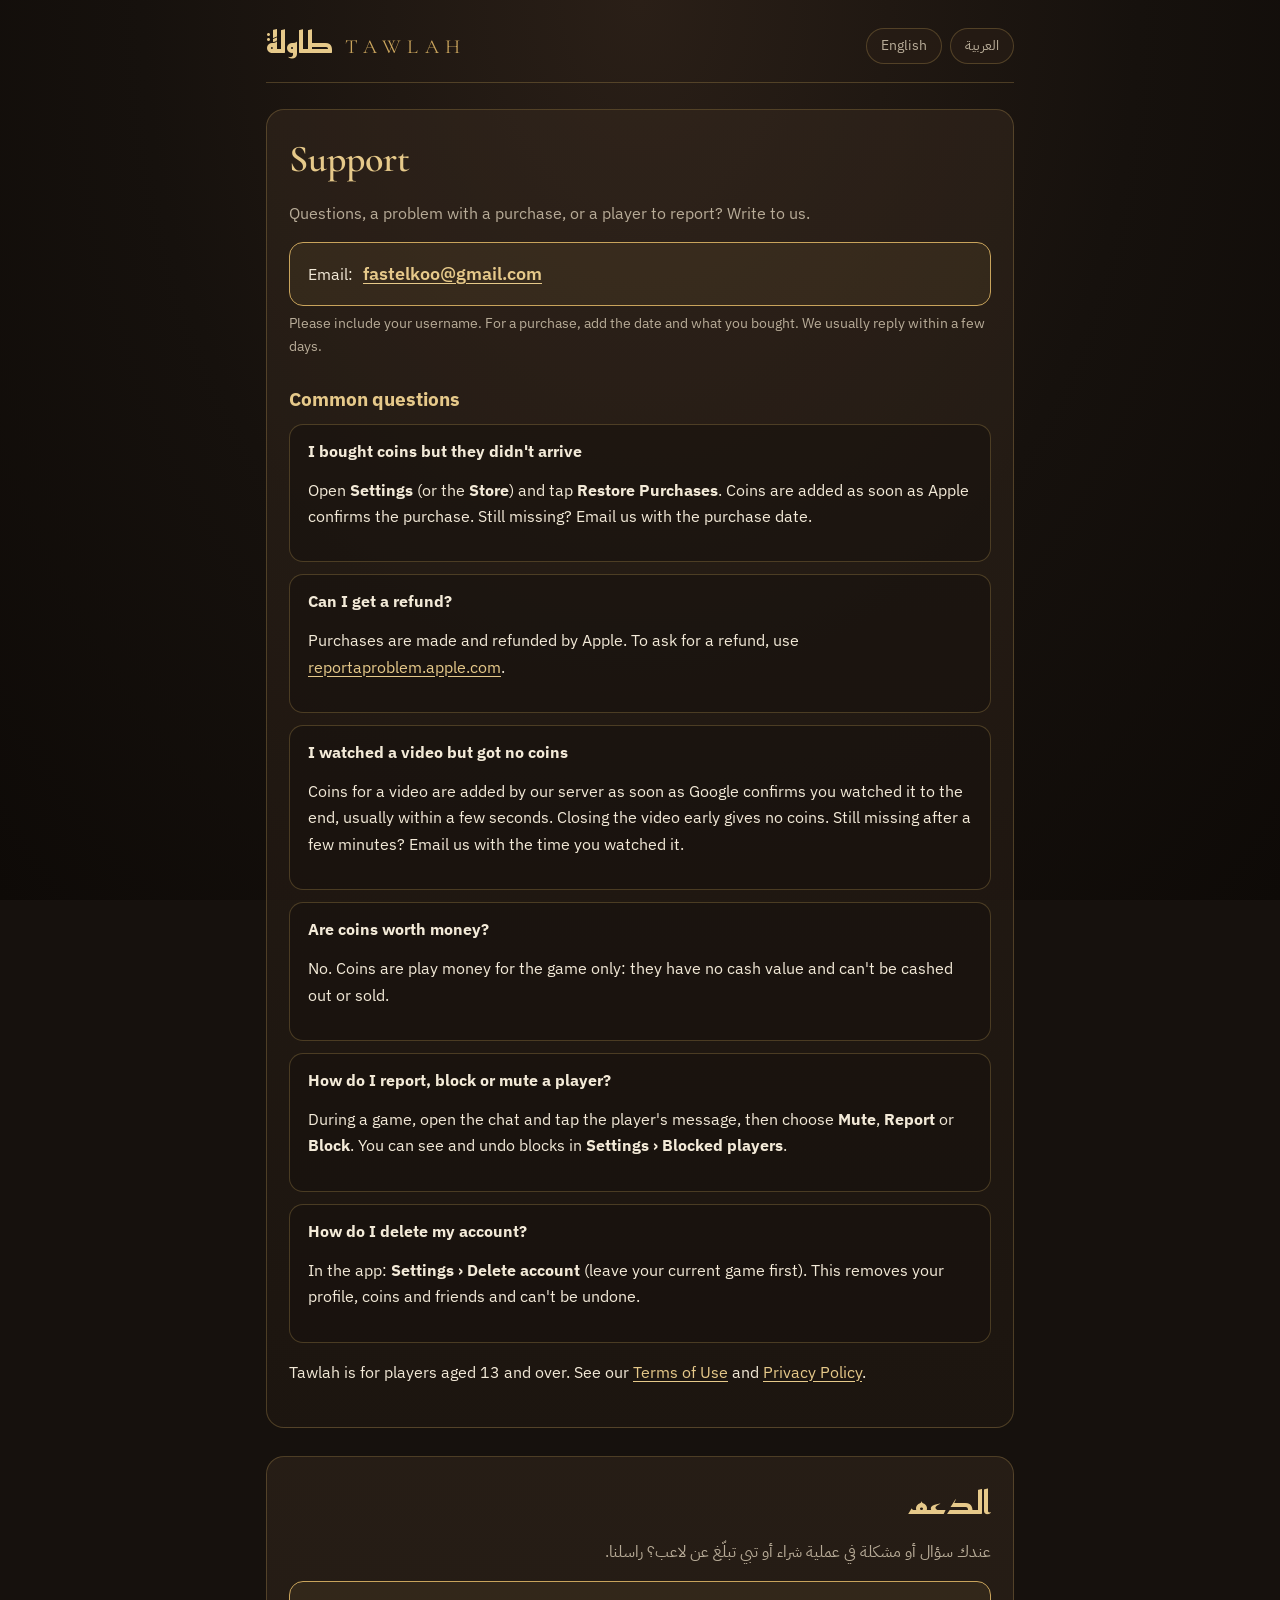
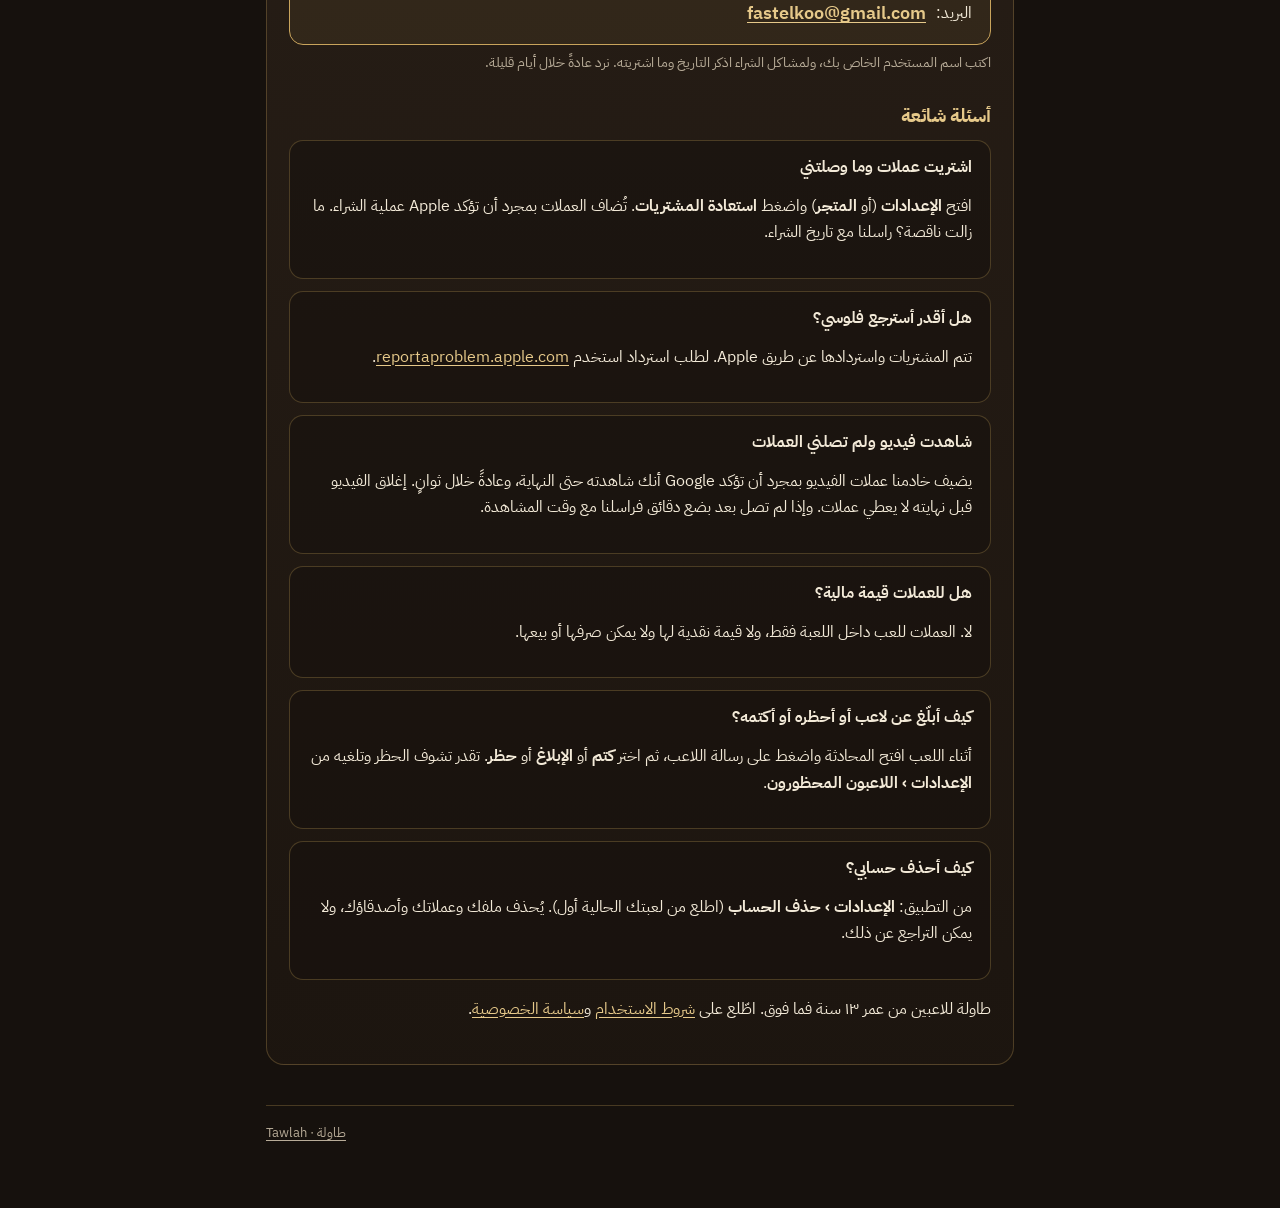
<file: support/index.html>
<!doctype html>
<html lang="en">
<head>
  <meta charset="utf-8">
  <meta name="viewport" content="width=device-width, initial-scale=1">
  <title>Tawlah Support — دعم طاولة</title>
  <meta name="description" content="Help with Tawlah (طاولة): purchases, coins, reporting players, deleting your account, and how to contact us.">
  <link rel="preconnect" href="https://fonts.googleapis.com">
  <link rel="preconnect" href="https://fonts.gstatic.com" crossorigin>
  <link href="https://fonts.googleapis.com/css2?family=Cormorant+Garamond:wght@600&family=IBM+Plex+Sans+Arabic:wght@400;600&family=IBM+Plex+Sans:wght@400;600&family=Reem+Kufi:wght@700&display=swap" rel="stylesheet">
  <link rel="stylesheet" href="../style.css">
</head>
<body>
  <main class="page">
    <header class="top">
      <a class="brand" href="../"><span class="ar" lang="ar">طاولة</span><span class="en">Tawlah</span></a>
      <nav class="lang"><a href="#en">English</a><a href="#ar" lang="ar">العربية</a></nav>
    </header>

    <section class="lang-block" id="en" lang="en">
      <h1>Support</h1>
      <p class="lead">Questions, a problem with a purchase, or a player to report? Write to us.</p>
      <div class="contact"><span>Email:</span> <a class="email" href="mailto:fastelkoo@gmail.com">fastelkoo@gmail.com</a></div>
      <p class="meta">Please include your username. For a purchase, add the date and what you bought. We usually reply within a few days.</p>

      <h2>Common questions</h2>
      <div class="card">
        <h3>I bought coins but they didn't arrive</h3>
        <p>Open <b>Settings</b> (or the <b>Store</b>) and tap <b>Restore Purchases</b>. Coins are added as soon as Apple confirms the purchase. Still missing? Email us with the purchase date.</p>
      </div>
      <div class="card">
        <h3>Can I get a refund?</h3>
        <p>Purchases are made and refunded by Apple. To ask for a refund, use <a href="https://reportaproblem.apple.com">reportaproblem.apple.com</a>.</p>
      </div>
      <div class="card">
        <h3>I watched a video but got no coins</h3>
        <p>Coins for a video are added by our server as soon as Google confirms you watched it to the end, usually within a few seconds. Closing the video early gives no coins. Still missing after a few minutes? Email us with the time you watched it.</p>
      </div>
      <div class="card">
        <h3>Are coins worth money?</h3>
        <p>No. Coins are play money for the game only: they have no cash value and can't be cashed out or sold.</p>
      </div>
      <div class="card">
        <h3>How do I report, block or mute a player?</h3>
        <p>During a game, open the chat and tap the player's message, then choose <b>Mute</b>, <b>Report</b> or <b>Block</b>. You can see and undo blocks in <b>Settings › Blocked players</b>.</p>
      </div>
      <div class="card">
        <h3>How do I delete my account?</h3>
        <p>In the app: <b>Settings › Delete account</b> (leave your current game first). This removes your profile, coins and friends and can't be undone.</p>
      </div>
      <p>Tawlah is for players aged 13 and over. See our <a href="../terms/">Terms of Use</a> and <a href="../privacy/">Privacy Policy</a>.</p>
    </section>

    <section class="lang-block" id="ar" lang="ar" dir="rtl">
      <h1>الدعم</h1>
      <p class="lead">عندك سؤال أو مشكلة في عملية شراء أو تبي تبلّغ عن لاعب؟ راسلنا.</p>
      <div class="contact"><span>البريد:</span> <bdi><a class="email" href="mailto:fastelkoo@gmail.com">fastelkoo@gmail.com</a></bdi></div>
      <p class="meta">اكتب اسم المستخدم الخاص بك، ولمشاكل الشراء اذكر التاريخ وما اشتريته. نرد عادةً خلال أيام قليلة.</p>

      <h2>أسئلة شائعة</h2>
      <div class="card">
        <h3>اشتريت عملات وما وصلتني</h3>
        <p>افتح <b>الإعدادات</b> (أو <b>المتجر</b>) واضغط <b>استعادة المشتريات</b>. تُضاف العملات بمجرد أن تؤكد Apple عملية الشراء. ما زالت ناقصة؟ راسلنا مع تاريخ الشراء.</p>
      </div>
      <div class="card">
        <h3>هل أقدر أسترجع فلوسي؟</h3>
        <p>تتم المشتريات واستردادها عن طريق Apple. لطلب استرداد استخدم <a href="https://reportaproblem.apple.com"><bdi>reportaproblem.apple.com</bdi></a>.</p>
      </div>
      <div class="card">
        <h3>شاهدت فيديو ولم تصلني العملات</h3>
        <p>يضيف خادمنا عملات الفيديو بمجرد أن تؤكد <bdi>Google</bdi> أنك شاهدته حتى النهاية، وعادةً خلال ثوانٍ. إغلاق الفيديو قبل نهايته لا يعطي عملات. وإذا لم تصل بعد بضع دقائق فراسلنا مع وقت المشاهدة.</p>
      </div>
      <div class="card">
        <h3>هل للعملات قيمة مالية؟</h3>
        <p>لا. العملات للعب داخل اللعبة فقط، ولا قيمة نقدية لها ولا يمكن صرفها أو بيعها.</p>
      </div>
      <div class="card">
        <h3>كيف أبلّغ عن لاعب أو أحظره أو أكتمه؟</h3>
        <p>أثناء اللعب افتح المحادثة واضغط على رسالة اللاعب، ثم اختر <b>كتم</b> أو <b>الإبلاغ</b> أو <b>حظر</b>. تقدر تشوف الحظر وتلغيه من <b>الإعدادات › اللاعبون المحظورون</b>.</p>
      </div>
      <div class="card">
        <h3>كيف أحذف حسابي؟</h3>
        <p>من التطبيق: <b>الإعدادات › حذف الحساب</b> (اطلع من لعبتك الحالية أول). يُحذف ملفك وعملاتك وأصدقاؤك، ولا يمكن التراجع عن ذلك.</p>
      </div>
      <p>طاولة للاعبين من عمر ١٣ سنة فما فوق. اطّلع على <a href="../terms/#ar">شروط الاستخدام</a> و<a href="../privacy/#ar">سياسة الخصوصية</a>.</p>
    </section>

    <footer><a href="../">Tawlah · طاولة</a></footer>
  </main>
</body>
</html>
</file>
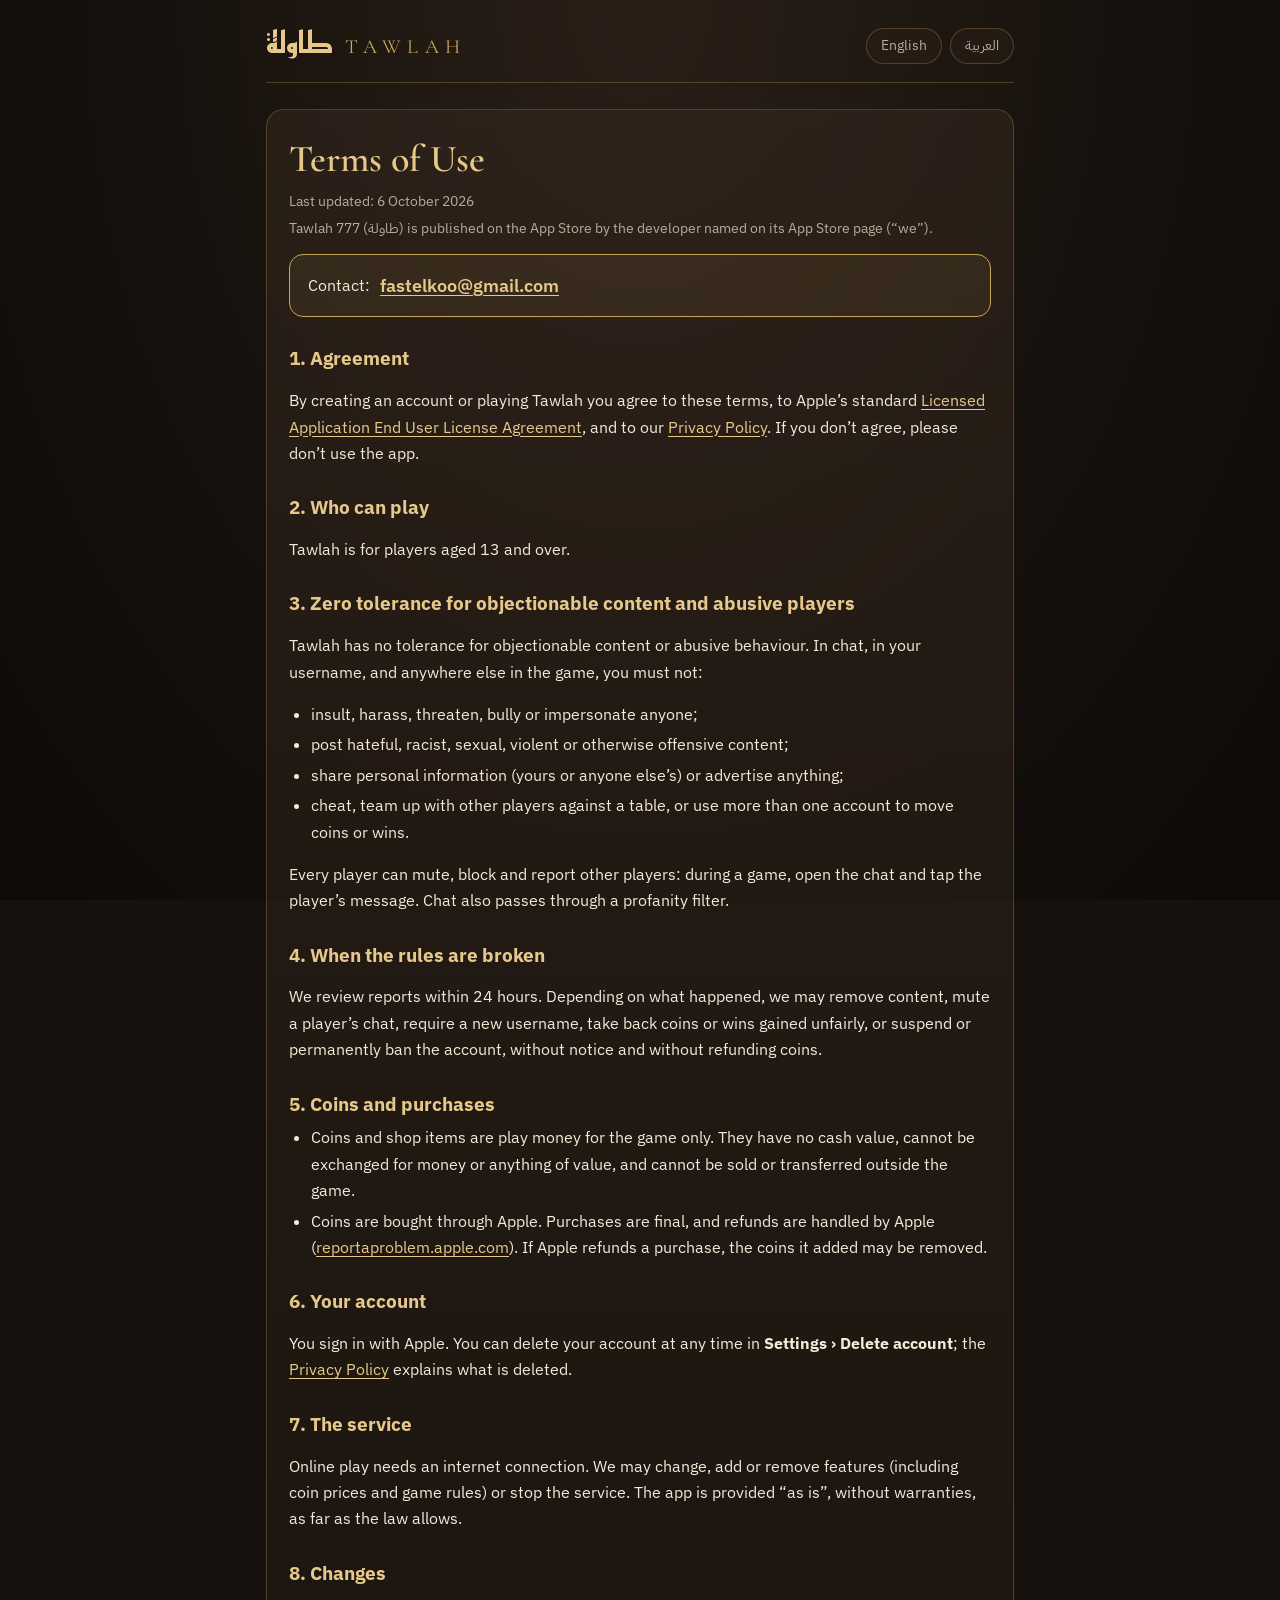
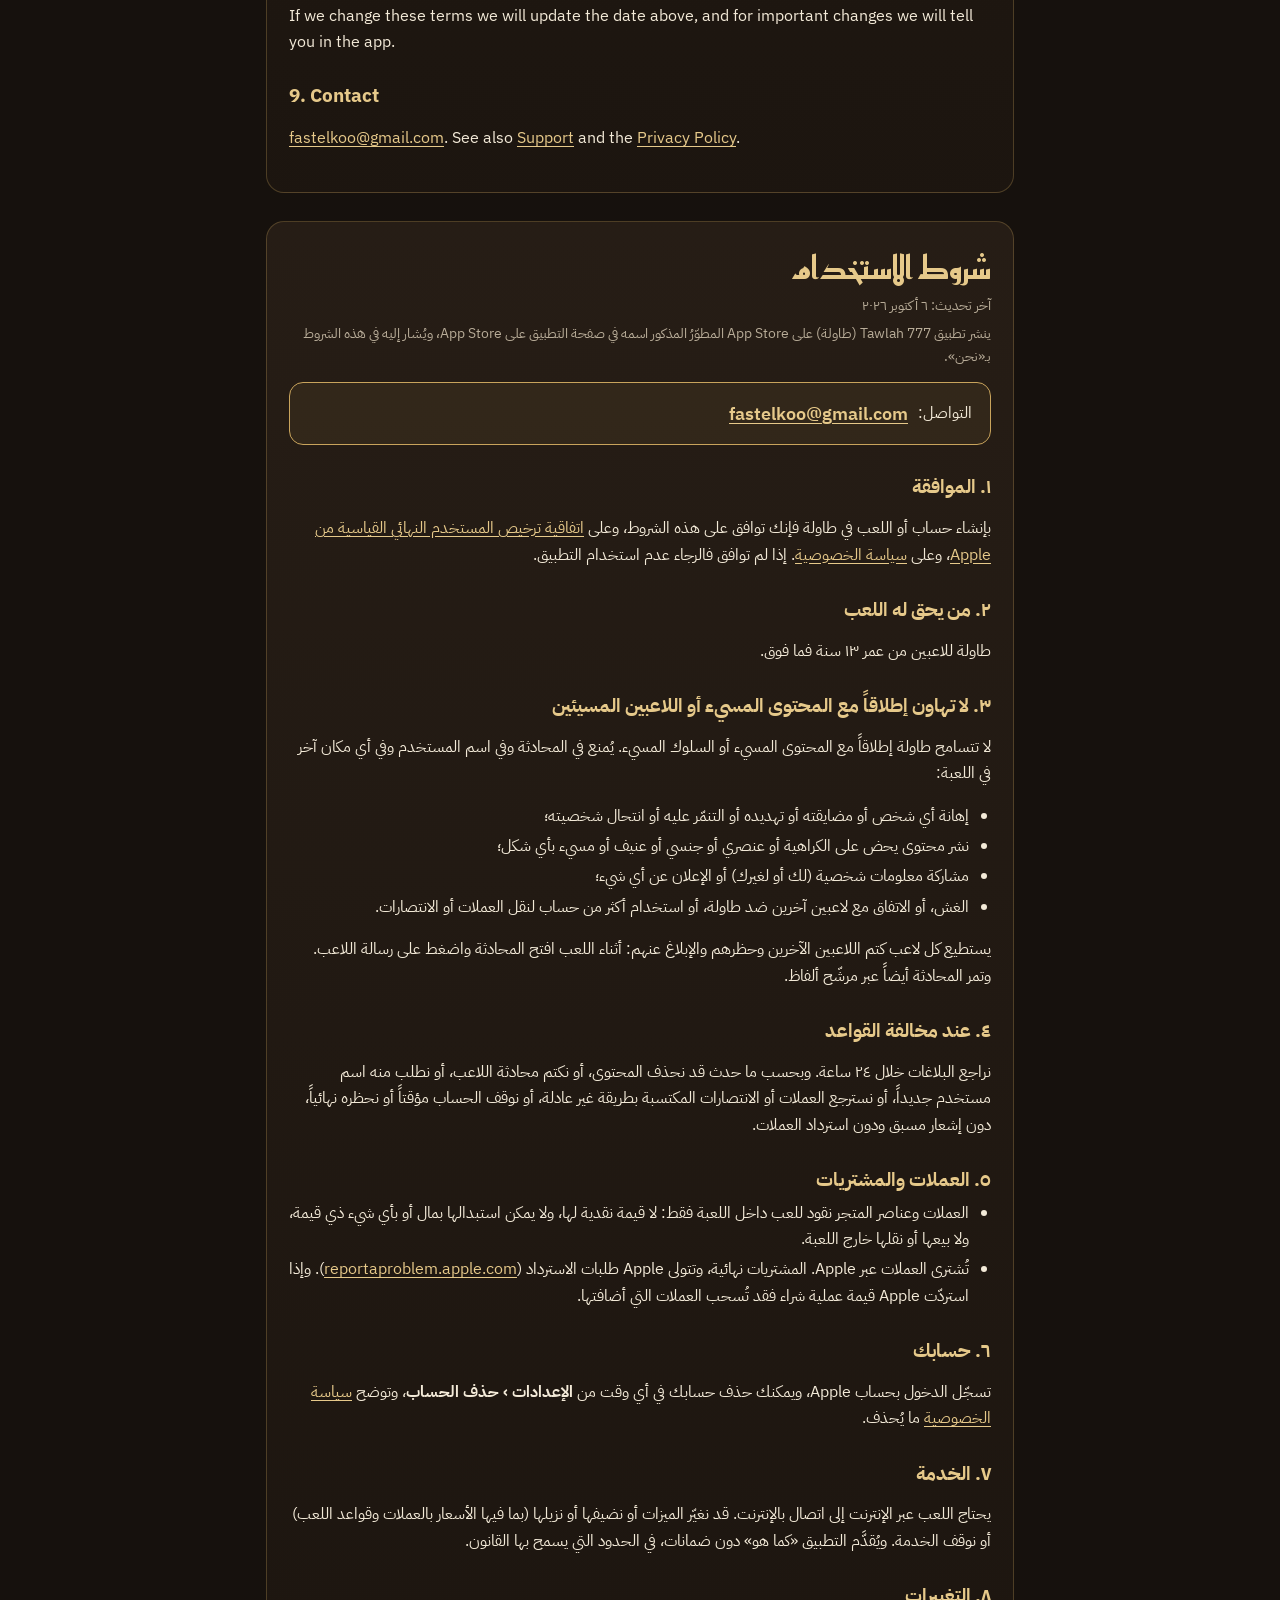
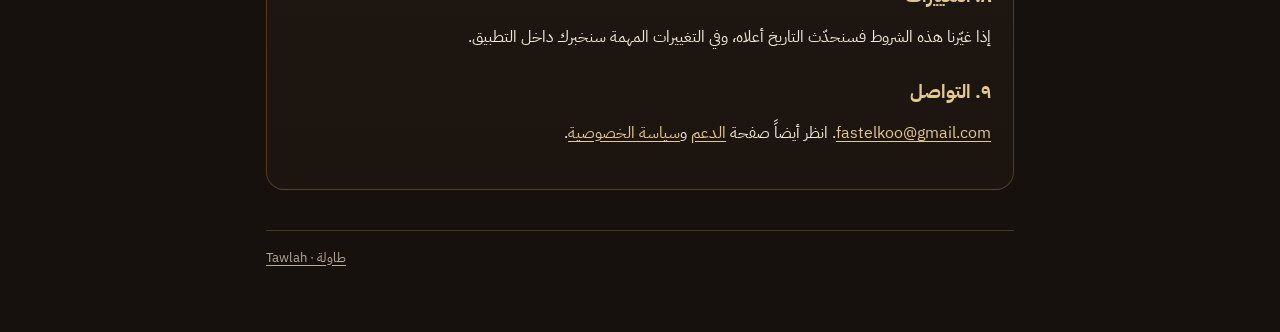
<file: terms/index.html>
<!doctype html>
<html lang="en">
<head>
  <meta charset="utf-8">
  <meta name="viewport" content="width=device-width, initial-scale=1">
  <title>Tawlah Terms of Use — شروط الاستخدام</title>
  <meta name="description" content="The rules for playing Tawlah (طاولة): zero tolerance for objectionable content or abusive players, play coins, purchases and your account.">
  <link rel="preconnect" href="https://fonts.googleapis.com">
  <link rel="preconnect" href="https://fonts.gstatic.com" crossorigin>
  <link href="https://fonts.googleapis.com/css2?family=Cormorant+Garamond:wght@600&family=IBM+Plex+Sans+Arabic:wght@400;600&family=IBM+Plex+Sans:wght@400;600&family=Reem+Kufi:wght@700&display=swap" rel="stylesheet">
  <link rel="stylesheet" href="../style.css">
</head>
<body>
  <main class="page">
    <header class="top">
      <a class="brand" href="../"><span class="ar" lang="ar">طاولة</span><span class="en">Tawlah</span></a>
      <nav class="lang"><a href="#en">English</a><a href="#ar" lang="ar">العربية</a></nav>
    </header>

    <!-- ───────────────────────────── ENGLISH ───────────────────────────── -->
    <section class="lang-block" id="en" lang="en">
      <h1>Terms of Use</h1>
      <p class="meta">Last updated: 6 October 2026</p>
      <p class="meta">Tawlah 777 (طاولة) is published on the App Store by the developer named on its App Store page (“we”).</p>
      <div class="contact"><span>Contact:</span> <a class="email" href="mailto:fastelkoo@gmail.com">fastelkoo@gmail.com</a></div>

      <h2>1. Agreement</h2>
      <p>By creating an account or playing Tawlah you agree to these terms, to Apple’s standard <a href="https://www.apple.com/legal/internet-services/itunes/dev/stdeula/">Licensed Application End User License Agreement</a>, and to our <a href="../privacy/">Privacy Policy</a>. If you don’t agree, please don’t use the app.</p>

      <h2>2. Who can play</h2>
      <p>Tawlah is for players aged 13 and over.</p>

      <h2>3. Zero tolerance for objectionable content and abusive players</h2>
      <p>Tawlah has no tolerance for objectionable content or abusive behaviour. In chat, in your username, and anywhere else in the game, you must not:</p>
      <ul>
        <li>insult, harass, threaten, bully or impersonate anyone;</li>
        <li>post hateful, racist, sexual, violent or otherwise offensive content;</li>
        <li>share personal information (yours or anyone else’s) or advertise anything;</li>
        <li>cheat, team up with other players against a table, or use more than one account to move coins or wins.</li>
      </ul>
      <p>Every player can mute, block and report other players: during a game, open the chat and tap the player’s message. Chat also passes through a profanity filter.</p>

      <h2>4. When the rules are broken</h2>
      <p>We review reports within 24 hours. Depending on what happened, we may remove content, mute a player’s chat, require a new username, take back coins or wins gained unfairly, or suspend or permanently ban the account, without notice and without refunding coins.</p>

      <h2>5. Coins and purchases</h2>
      <ul>
        <li>Coins and shop items are play money for the game only. They have no cash value, cannot be exchanged for money or anything of value, and cannot be sold or transferred outside the game.</li>
        <li>Coins are bought through Apple. Purchases are final, and refunds are handled by Apple (<a href="https://reportaproblem.apple.com">reportaproblem.apple.com</a>). If Apple refunds a purchase, the coins it added may be removed.</li>
      </ul>

      <h2>6. Your account</h2>
      <p>You sign in with Apple. You can delete your account at any time in <b>Settings › Delete account</b>; the <a href="../privacy/">Privacy Policy</a> explains what is deleted.</p>

      <h2>7. The service</h2>
      <p>Online play needs an internet connection. We may change, add or remove features (including coin prices and game rules) or stop the service. The app is provided “as is”, without warranties, as far as the law allows.</p>

      <h2>8. Changes</h2>
      <p>If we change these terms we will update the date above, and for important changes we will tell you in the app.</p>

      <h2>9. Contact</h2>
      <p><a class="email" href="mailto:fastelkoo@gmail.com">fastelkoo@gmail.com</a>. See also <a href="../support/">Support</a> and the <a href="../privacy/">Privacy Policy</a>.</p>
    </section>

    <!-- ───────────────────────────── العربية ───────────────────────────── -->
    <section class="lang-block" id="ar" lang="ar" dir="rtl">
      <h1>شروط الاستخدام</h1>
      <p class="meta">آخر تحديث: ٦ أكتوبر ٢٠٢٦</p>
      <p class="meta">ينشر تطبيق <bdi>Tawlah 777</bdi> (طاولة) على <bdi>App Store</bdi> المطوّرُ المذكور اسمه في صفحة التطبيق على <bdi>App Store</bdi>، ويُشار إليه في هذه الشروط بـ«نحن».</p>
      <div class="contact"><span>التواصل:</span> <bdi><a class="email" href="mailto:fastelkoo@gmail.com">fastelkoo@gmail.com</a></bdi></div>

      <h2>١. الموافقة</h2>
      <p>بإنشاء حساب أو اللعب في طاولة فإنك توافق على هذه الشروط، وعلى <a href="https://www.apple.com/legal/internet-services/itunes/dev/stdeula/">اتفاقية ترخيص المستخدم النهائي القياسية من <bdi>Apple</bdi></a>، وعلى <a href="../privacy/#ar">سياسة الخصوصية</a>. إذا لم توافق فالرجاء عدم استخدام التطبيق.</p>

      <h2>٢. من يحق له اللعب</h2>
      <p>طاولة للاعبين من عمر ١٣ سنة فما فوق.</p>

      <h2>٣. لا تهاون إطلاقاً مع المحتوى المسيء أو اللاعبين المسيئين</h2>
      <p>لا تتسامح طاولة إطلاقاً مع المحتوى المسيء أو السلوك المسيء. يُمنع في المحادثة وفي اسم المستخدم وفي أي مكان آخر في اللعبة:</p>
      <ul>
        <li>إهانة أي شخص أو مضايقته أو تهديده أو التنمّر عليه أو انتحال شخصيته؛</li>
        <li>نشر محتوى يحض على الكراهية أو عنصري أو جنسي أو عنيف أو مسيء بأي شكل؛</li>
        <li>مشاركة معلومات شخصية (لك أو لغيرك) أو الإعلان عن أي شيء؛</li>
        <li>الغش، أو الاتفاق مع لاعبين آخرين ضد طاولة، أو استخدام أكثر من حساب لنقل العملات أو الانتصارات.</li>
      </ul>
      <p>يستطيع كل لاعب كتم اللاعبين الآخرين وحظرهم والإبلاغ عنهم: أثناء اللعب افتح المحادثة واضغط على رسالة اللاعب. وتمر المحادثة أيضاً عبر مرشّح ألفاظ.</p>

      <h2>٤. عند مخالفة القواعد</h2>
      <p>نراجع البلاغات خلال ٢٤ ساعة. وبحسب ما حدث قد نحذف المحتوى، أو نكتم محادثة اللاعب، أو نطلب منه اسم مستخدم جديداً، أو نسترجع العملات أو الانتصارات المكتسبة بطريقة غير عادلة، أو نوقف الحساب مؤقتاً أو نحظره نهائياً، دون إشعار مسبق ودون استرداد العملات.</p>

      <h2>٥. العملات والمشتريات</h2>
      <ul>
        <li>العملات وعناصر المتجر نقود للعب داخل اللعبة فقط: لا قيمة نقدية لها، ولا يمكن استبدالها بمال أو بأي شيء ذي قيمة، ولا بيعها أو نقلها خارج اللعبة.</li>
        <li>تُشترى العملات عبر <bdi>Apple</bdi>. المشتريات نهائية، وتتولى <bdi>Apple</bdi> طلبات الاسترداد (<bdi><a href="https://reportaproblem.apple.com">reportaproblem.apple.com</a></bdi>). وإذا استردّت <bdi>Apple</bdi> قيمة عملية شراء فقد تُسحب العملات التي أضافتها.</li>
      </ul>

      <h2>٦. حسابك</h2>
      <p>تسجّل الدخول بحساب <bdi>Apple</bdi>، ويمكنك حذف حسابك في أي وقت من <b>الإعدادات › حذف الحساب</b>، وتوضح <a href="../privacy/#ar">سياسة الخصوصية</a> ما يُحذف.</p>

      <h2>٧. الخدمة</h2>
      <p>يحتاج اللعب عبر الإنترنت إلى اتصال بالإنترنت. قد نغيّر الميزات أو نضيفها أو نزيلها (بما فيها الأسعار بالعملات وقواعد اللعب) أو نوقف الخدمة. ويُقدَّم التطبيق «كما هو» دون ضمانات، في الحدود التي يسمح بها القانون.</p>

      <h2>٨. التغييرات</h2>
      <p>إذا غيّرنا هذه الشروط فسنحدّث التاريخ أعلاه، وفي التغييرات المهمة سنخبرك داخل التطبيق.</p>

      <h2>٩. التواصل</h2>
      <p><bdi><a class="email" href="mailto:fastelkoo@gmail.com">fastelkoo@gmail.com</a></bdi>. انظر أيضاً صفحة <a href="../support/#ar">الدعم</a> و<a href="../privacy/#ar">سياسة الخصوصية</a>.</p>
    </section>

    <footer><a href="../">Tawlah · طاولة</a></footer>
  </main>
</body>
</html>
</file>
<file: style.css>
/* Tawlah web pages: the game's Diwaniya colours (smoked oud, walnut, brass, ivory). */
:root {
  --bg: #16110D;
  --wall: #2A1F17;
  --panel: #231A13;
  --brass: #C9A45C;
  --brass-hi: #E6C98A;
  --text: #F3EAD8;
  --text-2: #B8AC98;
  --muted: #8F8574;
  --line: rgba(201, 164, 92, 0.28);
}

* { box-sizing: border-box; }

html { -webkit-text-size-adjust: 100%; }

body {
  margin: 0;
  background: radial-gradient(ellipse at 50% 0%, #2A1F17 0%, var(--bg) 55%, #0E0A07 100%) fixed, var(--bg);
  color: var(--text);
  font-family: "IBM Plex Sans", "IBM Plex Sans Arabic", -apple-system, system-ui, sans-serif;
  font-size: 16px;
  line-height: 1.65;
}

a { color: var(--brass-hi); text-underline-offset: 3px; }
a:hover { color: #FFF0C6; }

.page { max-width: 780px; margin: 0 auto; padding: 28px 16px 64px; }

header.top {
  display: flex; align-items: center; justify-content: space-between; gap: 12px; flex-wrap: wrap;
  padding-bottom: 18px; margin-bottom: 26px; border-bottom: 1px solid var(--line);
}
.brand { display: flex; align-items: baseline; gap: 12px; text-decoration: none; color: var(--brass-hi); }
.brand .ar { font-family: "Reem Kufi", "IBM Plex Sans Arabic", sans-serif; font-size: 30px; font-weight: 700; line-height: 1; }
.brand .en { font-family: "Cormorant Garamond", Georgia, serif; font-size: 20px; letter-spacing: 0.32em; text-transform: uppercase; color: var(--brass); }

nav.lang { display: flex; gap: 8px; }
nav.lang a, .pill {
  display: inline-block; padding: 5px 14px; border: 1px solid var(--line); border-radius: 999px;
  text-decoration: none; color: var(--text-2); font-size: 14px; background: rgba(42, 31, 23, 0.6);
}
nav.lang a:hover { color: var(--text); border-color: var(--brass); }

h1, h2, h3 { color: var(--brass-hi); line-height: 1.25; }
h1 { font-family: "Cormorant Garamond", Georgia, serif; font-weight: 600; font-size: 38px; margin: 0 0 6px; }
h2 { font-size: 19px; margin: 30px 0 8px; }
h3 { font-size: 16px; margin: 18px 0 4px; color: var(--text); }
[lang="ar"] h1 { font-family: "Reem Kufi", "IBM Plex Sans Arabic", sans-serif; font-weight: 700; font-size: 32px; }
[lang="ar"] { font-family: "IBM Plex Sans Arabic", "IBM Plex Sans", sans-serif; }

p, li { color: var(--text); }
.meta { color: var(--text-2); font-size: 14px; margin: 0 0 4px; }
.lead { color: var(--text-2); }
ul { padding-inline-start: 22px; margin: 6px 0; }
li { margin: 4px 0; }

section.lang-block {
  background: linear-gradient(180deg, rgba(53, 40, 30, 0.55), rgba(35, 26, 19, 0.55));
  border: 1px solid var(--line); border-radius: 18px; padding: 26px 22px; margin-bottom: 28px;
}

.card {
  border: 1px solid var(--line); border-radius: 14px; padding: 16px 18px; margin: 12px 0;
  background: rgba(22, 17, 13, 0.55);
}
.card h3 { margin-top: 0; }

.contact {
  display: flex; flex-wrap: wrap; align-items: center; gap: 10px; padding: 16px 18px; margin: 14px 0 6px;
  border-radius: 14px; border: 1px solid var(--brass); background: rgba(201, 164, 92, 0.08);
}
.contact .email { font-size: 18px; font-weight: 600; color: var(--brass-hi); word-break: break-all; }

.links { display: flex; flex-wrap: wrap; gap: 12px; margin-top: 18px; }
.button {
  display: inline-block; padding: 11px 20px; border-radius: 12px; text-decoration: none; font-weight: 600;
  color: #1D140B; background: linear-gradient(180deg, #EBD197 0%, var(--brass) 58%, #A8843F 100%);
}
.button:hover { color: #1D140B; filter: brightness(1.06); }
.button.quiet { color: var(--text); background: rgba(42, 31, 23, 0.8); border: 1px solid var(--line); }

footer { margin-top: 40px; padding-top: 16px; border-top: 1px solid var(--line); color: var(--muted); font-size: 13px; }
footer a { color: var(--text-2); }

/* Keep English names, emails and numbers in the right order inside Arabic text. */
bdi, .ltr { unicode-bidi: isolate; }
.ltr { direction: ltr; }

@media (max-width: 520px) {
  h1 { font-size: 31px; }
  [lang="ar"] h1 { font-size: 27px; }
  section.lang-block { padding: 20px 16px; }
  .brand .ar { font-size: 26px; }
  .brand .en { font-size: 16px; }
}
</file>
